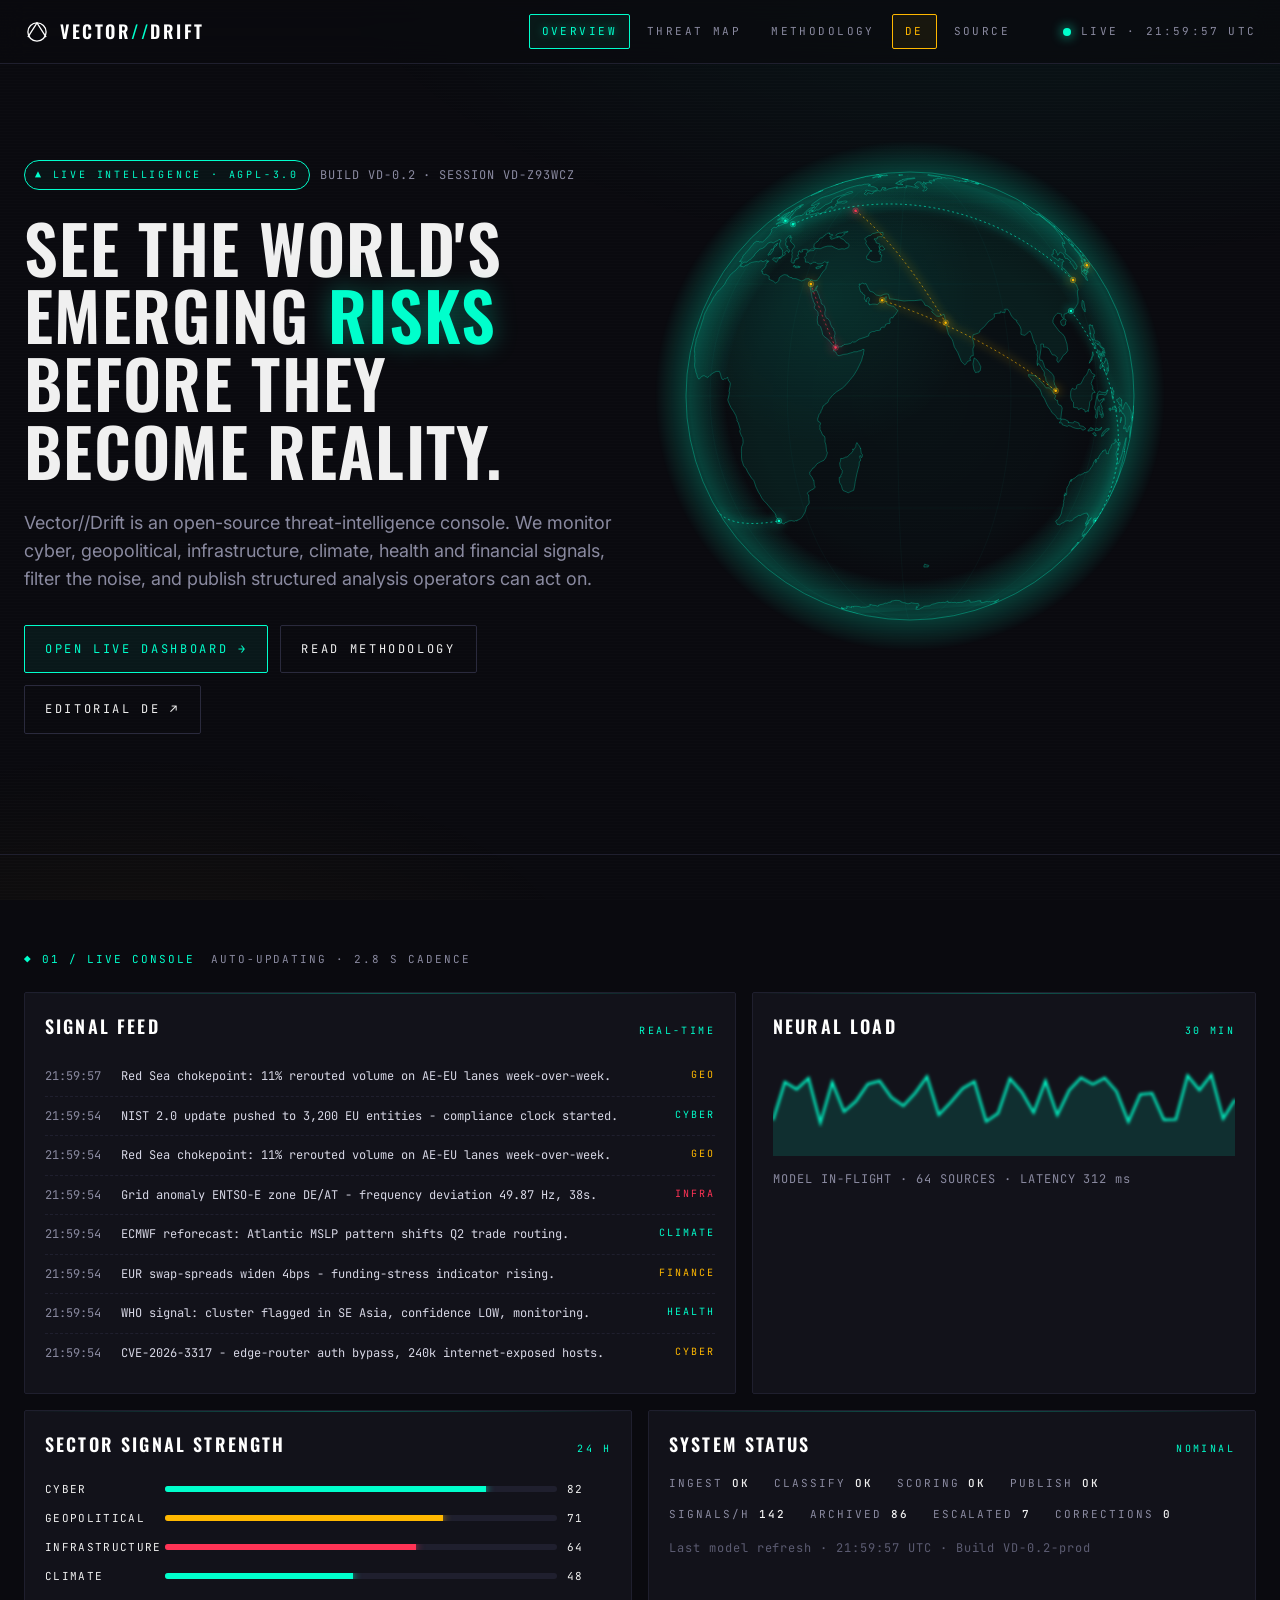
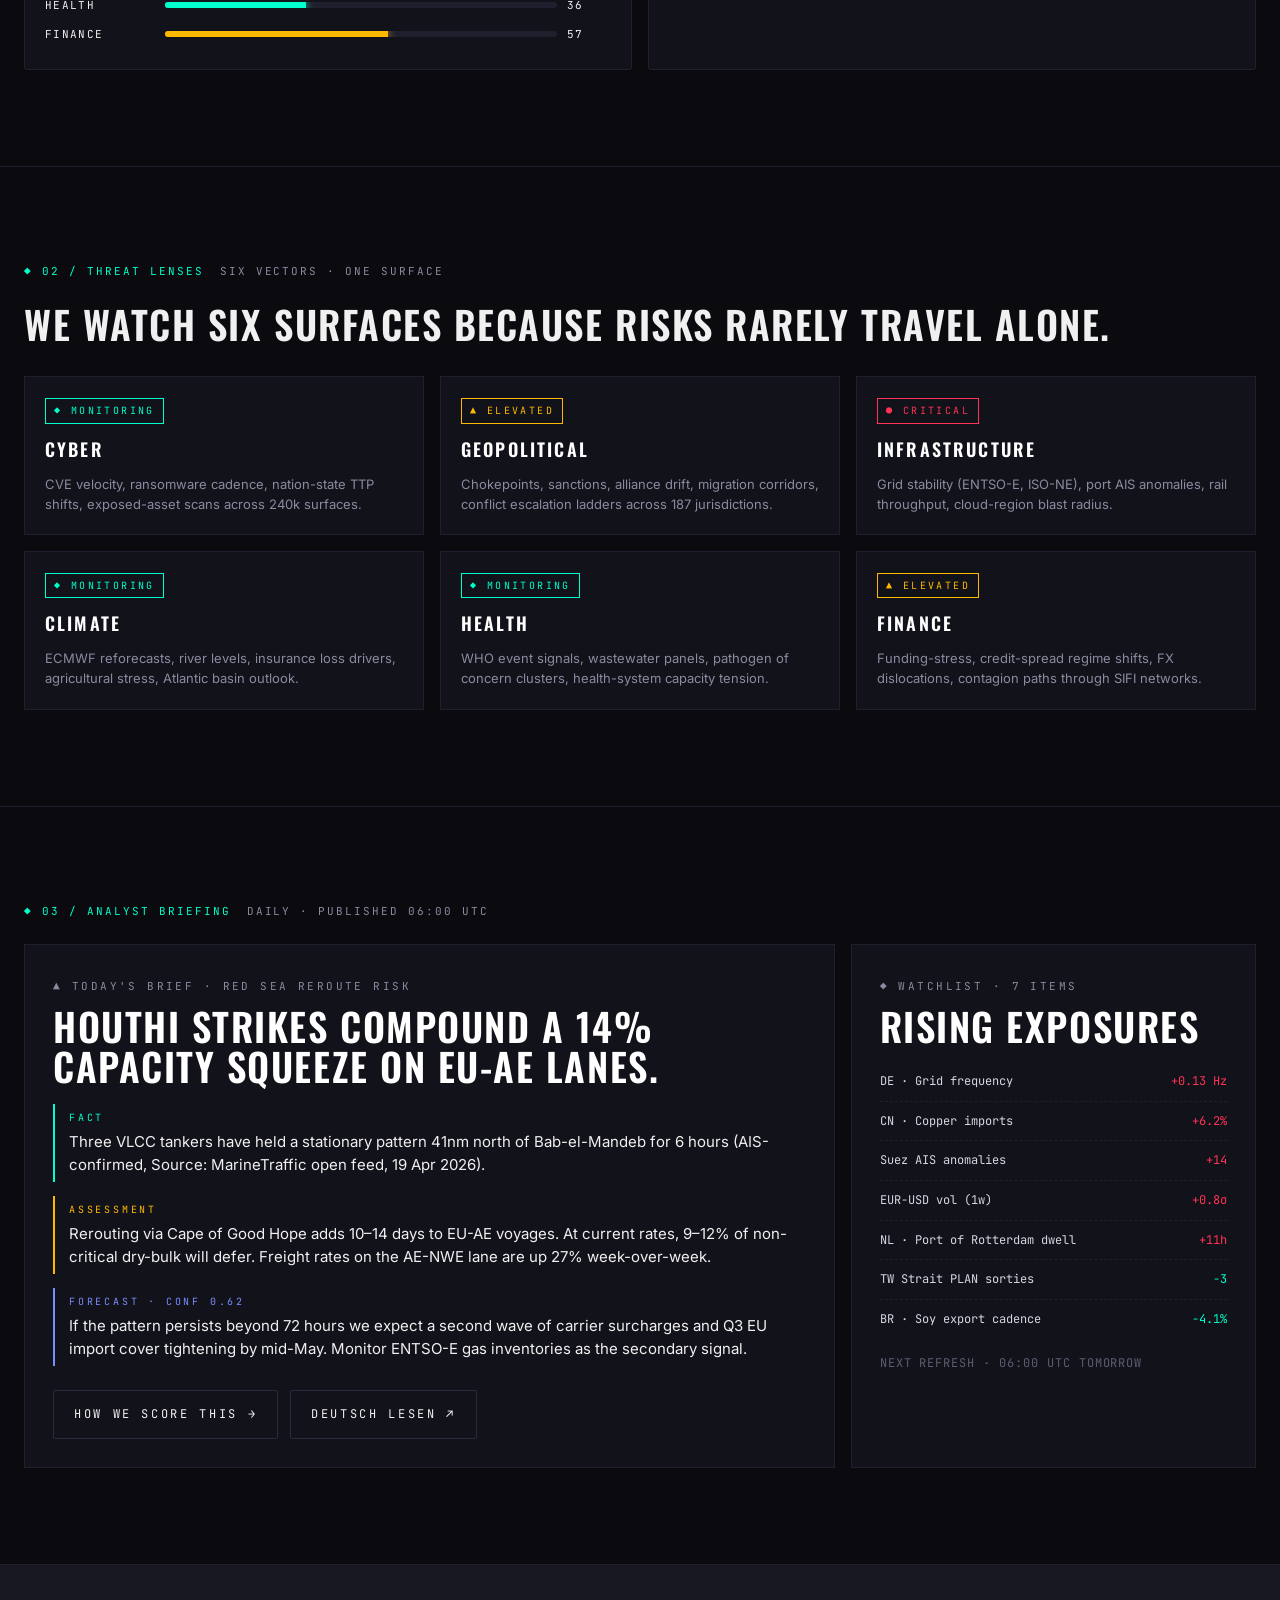
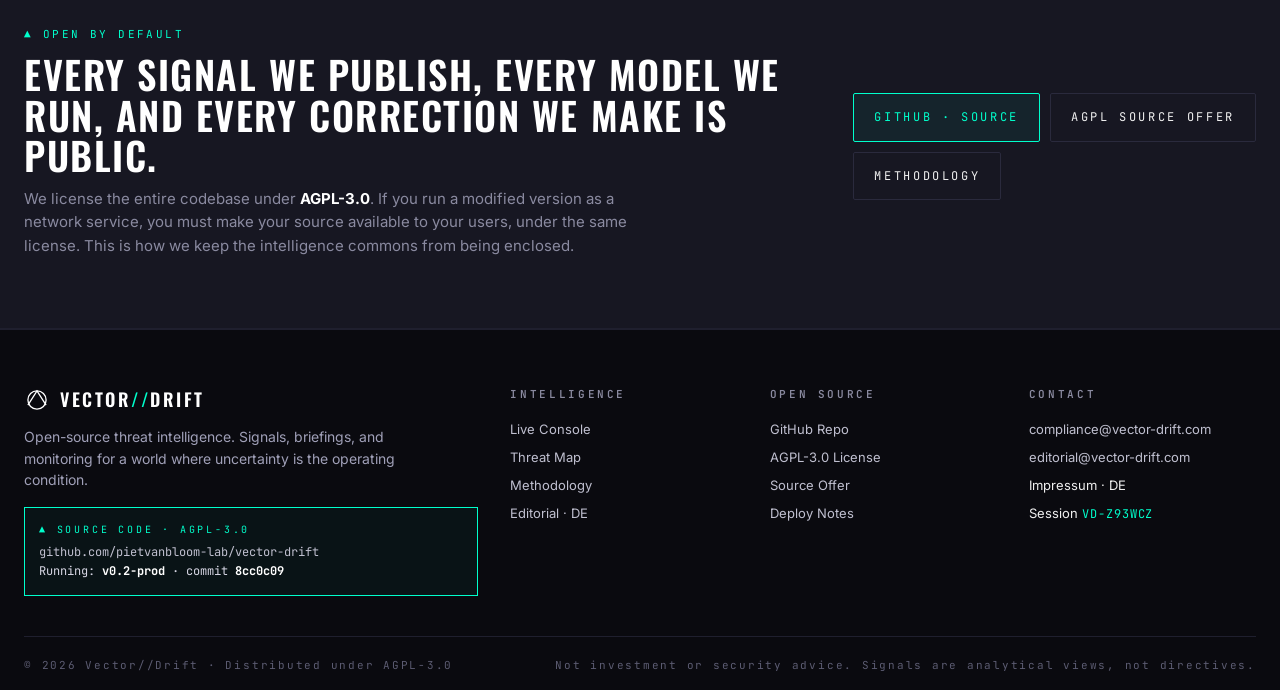
<file: index.html>
<!doctype html>
<html lang="en">
<head>
<meta charset="utf-8"/>
<meta name="viewport" content="width=device-width,initial-scale=1"/>
<title>Vector//Drift · Open-source threat intelligence</title>
<meta name="description" content="Vector//Drift monitors, analyses and reports on global threats across cyber, geopolitical, infrastructure, climate, health and financial domains. Open-source, AGPL-3.0."/>
<meta name="theme-color" content="#0A0A0F"/>
<link rel="icon" href="data:image/svg+xml;utf8,<svg xmlns='http://www.w3.org/2000/svg' viewBox='0 0 40 40'><path d='M6 28 L20 6 L34 28' stroke='%2300FFCC' stroke-width='3' fill='none'/><circle cx='20' cy='20' r='14' stroke='%2300FFCC' stroke-width='2' fill='none'/></svg>"/>
<link rel="preconnect" href="https://fonts.googleapis.com">
<link rel="preconnect" href="https://fonts.gstatic.com" crossorigin>
<link href="https://fonts.googleapis.com/css2?family=Oswald:wght@400;500;600&family=JetBrains+Mono:wght@400;500&family=Inter:wght@400;500;600&display=swap" rel="stylesheet">
<link rel="stylesheet" href="assets/css/base.css"/>
</head>
<body data-page="overview" data-depth="0">

<header id="topbar" class="topbar"></header>

<main>
  <!-- ============== HERO ============== -->
  <section class="hero hero-globe">
    <svg data-globe data-size="820" aria-hidden="true" class="vd-globe hero-bg-globe"></svg>
    <div class="container">
      <div class="hero-inner" data-reveal>
        <div class="eyebrow">
          <span class="pill">▲ Live Intelligence · AGPL-3.0</span>
          <span class="mono">BUILD VD-0.2 · SESSION <span data-sid></span></span>
        </div>
        <h1>See the world's<br/>emerging <em>risks</em><br/>before they<br/>become reality.</h1>
        <p class="lede">Vector//Drift is an open-source threat-intelligence console. We monitor cyber, geopolitical, infrastructure, climate, health and financial signals, filter the noise, and publish structured analysis operators can act on.</p>
        <div class="cta-row">
          <a class="btn btn-signal" href="./threat-map.html">Open Live Dashboard →</a>
          <a class="btn" href="./methodology.html">Read Methodology</a>
          <a class="btn" href="./editorial/de.html">Editorial DE ↗</a>
        </div>
      </div>
    </div>
  </section>

  <!-- ============== LIVE CONSOLE ============== -->
  <section class="section">
    <div class="container">
      <div class="page-meta" data-reveal>
        <span class="accent">◆ 01 / LIVE CONSOLE</span>
        <span>Auto-updating · 2.8 s cadence</span>
      </div>

      <div class="bento">
        <!-- feed -->
        <div class="card span-7" data-reveal>
          <div class="head">
            <h3>Signal Feed</h3>
            <span class="tag">Real-time</span>
          </div>
          <div class="feed" id="feed"></div>
        </div>

        <!-- neural load -->
        <div class="card span-5" data-reveal>
          <div class="head">
            <h3>Neural Load</h3>
            <span class="tag">30 min</span>
          </div>
          <svg data-spark aria-hidden="true"></svg>
          <p class="mono" style="margin:8px 0 0">MODEL IN-FLIGHT · 64 SOURCES · LATENCY 312 ms</p>
        </div>

        <!-- sector strength -->
        <div class="card span-6" data-reveal>
          <div class="head">
            <h3>Sector Signal Strength</h3>
            <span class="tag">24 h</span>
          </div>
          <div class="bar-row"><span>Cyber</span><span class="bar"><span style="width:82%"></span></span><span>82</span></div>
          <div class="bar-row"><span>Geopolitical</span><span class="bar amber"><span style="width:71%"></span></span><span>71</span></div>
          <div class="bar-row"><span>Infrastructure</span><span class="bar red"><span style="width:64%"></span></span><span>64</span></div>
          <div class="bar-row"><span>Climate</span><span class="bar"><span style="width:48%"></span></span><span>48</span></div>
          <div class="bar-row"><span>Health</span><span class="bar"><span style="width:36%"></span></span><span>36</span></div>
          <div class="bar-row"><span>Finance</span><span class="bar amber"><span style="width:57%"></span></span><span>57</span></div>
        </div>

        <!-- system strip -->
        <div class="card span-6" data-reveal>
          <div class="head">
            <h3>System Status</h3>
            <span class="tag">Nominal</span>
          </div>
          <div class="sys">
            <span>INGEST <b>OK</b></span>
            <span>CLASSIFY <b>OK</b></span>
            <span>SCORING <b>OK</b></span>
            <span>PUBLISH <b>OK</b></span>
          </div>
          <div class="sys" style="margin-top:14px">
            <span>SIGNALS/H <b>142</b></span>
            <span>ARCHIVED <b>86</b></span>
            <span>ESCALATED <b>7</b></span>
            <span>CORRECTIONS <b>0</b></span>
          </div>
          <p class="mono" style="margin-top:16px;color:var(--muted-2)">
            Last model refresh · <span data-utc></span> · Build VD-0.2-prod
          </p>
        </div>
      </div>
    </div>
  </section>

  <!-- ============== THREAT LENSES ============== -->
  <section class="section">
    <div class="container">
      <div class="page-meta" data-reveal>
        <span class="accent">◆ 02 / THREAT LENSES</span>
        <span>Six vectors · one surface</span>
      </div>
      <h2 style="margin-bottom:32px" data-reveal>We watch six surfaces because risks rarely travel alone.</h2>
      <div class="lenses">
        <div class="lens" data-reveal>
          <div class="state mon">◆ Monitoring</div>
          <h3>Cyber</h3>
          <p>CVE velocity, ransomware cadence, nation-state TTP shifts, exposed-asset scans across 240k surfaces.</p>
        </div>
        <div class="lens" data-reveal>
          <div class="state elev">▲ Elevated</div>
          <h3>Geopolitical</h3>
          <p>Chokepoints, sanctions, alliance drift, migration corridors, conflict escalation ladders across 187 jurisdictions.</p>
        </div>
        <div class="lens" data-reveal>
          <div class="state crit">● Critical</div>
          <h3>Infrastructure</h3>
          <p>Grid stability (ENTSO-E, ISO-NE), port AIS anomalies, rail throughput, cloud-region blast radius.</p>
        </div>
        <div class="lens" data-reveal>
          <div class="state mon">◆ Monitoring</div>
          <h3>Climate</h3>
          <p>ECMWF reforecasts, river levels, insurance loss drivers, agricultural stress, Atlantic basin outlook.</p>
        </div>
        <div class="lens" data-reveal>
          <div class="state mon">◆ Monitoring</div>
          <h3>Health</h3>
          <p>WHO event signals, wastewater panels, pathogen of concern clusters, health-system capacity tension.</p>
        </div>
        <div class="lens" data-reveal>
          <div class="state elev">▲ Elevated</div>
          <h3>Finance</h3>
          <p>Funding-stress, credit-spread regime shifts, FX dislocations, contagion paths through SIFI networks.</p>
        </div>
      </div>
    </div>
  </section>

  <!-- ============== ANALYST BRIEFING ============== -->
  <section class="section">
    <div class="container">
      <div class="page-meta" data-reveal>
        <span class="accent">◆ 03 / ANALYST BRIEFING</span>
        <span>Daily · published 06:00 UTC</span>
      </div>
      <div class="brief">
        <div class="brief-card" data-reveal>
          <span class="mono-label">▲ Today's Brief · Red Sea Reroute Risk</span>
          <h2 style="margin-top:10px">Houthi strikes compound a 14% capacity squeeze on EU-AE lanes.</h2>
          <div class="triple">
            <div class="f">
              <div class="label">FACT</div>
              <div>Three VLCC tankers have held a stationary pattern 41nm north of Bab-el-Mandeb for 6 hours (AIS-confirmed, Source: MarineTraffic open feed, 19 Apr 2026).</div>
            </div>
            <div class="a">
              <div class="label">ASSESSMENT</div>
              <div>Rerouting via Cape of Good Hope adds 10–14 days to EU-AE voyages. At current rates, 9–12% of non-critical dry-bulk will defer. Freight rates on the AE-NWE lane are up 27% week-over-week.</div>
            </div>
            <div class="fc">
              <div class="label">FORECAST · CONF 0.62</div>
              <div>If the pattern persists beyond 72 hours we expect a second wave of carrier surcharges and Q3 EU import cover tightening by mid-May. Monitor ENTSO-E gas inventories as the secondary signal.</div>
            </div>
          </div>
          <div class="cta-row" style="margin-top:24px">
            <a class="btn" href="./methodology.html">How we score this →</a>
            <a class="btn" href="./editorial/de.html">Deutsch lesen ↗</a>
          </div>
        </div>

        <div class="brief-card watchlist" data-reveal>
          <span class="mono-label">◆ Watchlist · 7 Items</span>
          <h2 style="margin-top:10px">Rising exposures</h2>
          <ul>
            <li><span>DE · Grid frequency</span><span class="chg up">+0.13 Hz</span></li>
            <li><span>CN · Copper imports</span><span class="chg up">+6.2%</span></li>
            <li><span>Suez AIS anomalies</span><span class="chg up">+14</span></li>
            <li><span>EUR-USD vol (1w)</span><span class="chg up">+0.8σ</span></li>
            <li><span>NL · Port of Rotterdam dwell</span><span class="chg up">+11h</span></li>
            <li><span>TW Strait PLAN sorties</span><span class="chg down">−3</span></li>
            <li><span>BR · Soy export cadence</span><span class="chg down">−4.1%</span></li>
          </ul>
          <p class="mono" style="margin-top:16px;color:var(--muted-2)">NEXT REFRESH · 06:00 UTC TOMORROW</p>
        </div>
      </div>
    </div>
  </section>

  <!-- ============== OPEN SOURCE BAND ============== -->
  <section class="oss">
    <div class="container oss-grid">
      <div data-reveal>
        <span class="mono-label" style="color:var(--signal)">▲ Open by default</span>
        <h2 style="margin-top:10px">Every signal we publish, every model we run, and every correction we make is public.</h2>
        <p style="color:var(--muted);max-width:68ch;margin-top:12px">We license the entire codebase under <b style="color:#fff">AGPL-3.0</b>. If you run a modified version as a network service, you must make your source available to your users, under the same license. This is how we keep the intelligence commons from being enclosed.</p>
      </div>
      <div class="ctas" data-reveal>
        <a class="btn btn-signal" href="https://github.com/pietvanbloom-lab/vector-drift" target="_blank" rel="noopener">GitHub · Source</a>
        <a class="btn" href="./source.html">AGPL Source Offer</a>
        <a class="btn" href="./methodology.html">Methodology</a>
      </div>
    </div>
  </section>
</main>

<footer id="footer"></footer>

<script src="assets/js/chrome.js"></script>
<script src="assets/js/app.js"></script>
<script src="assets/js/globe.js"></script>
</body>
</html>
</file>
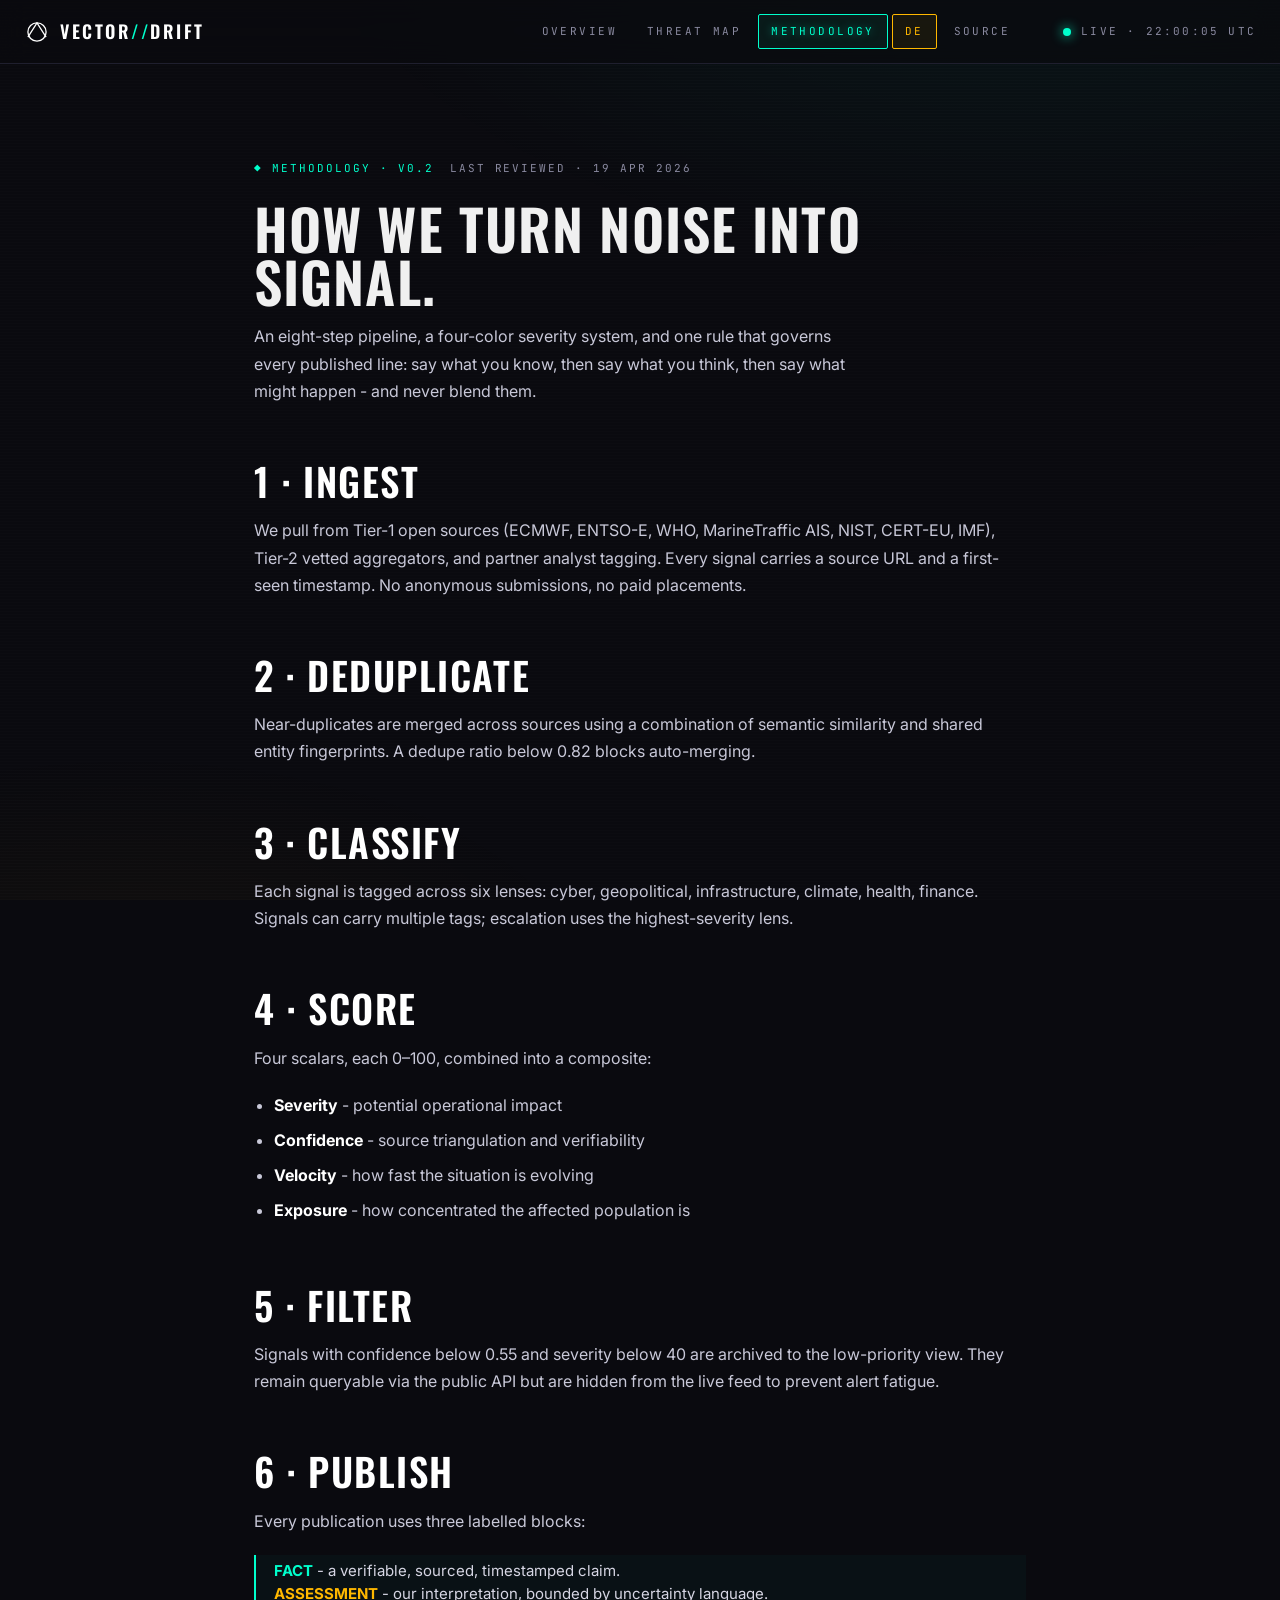
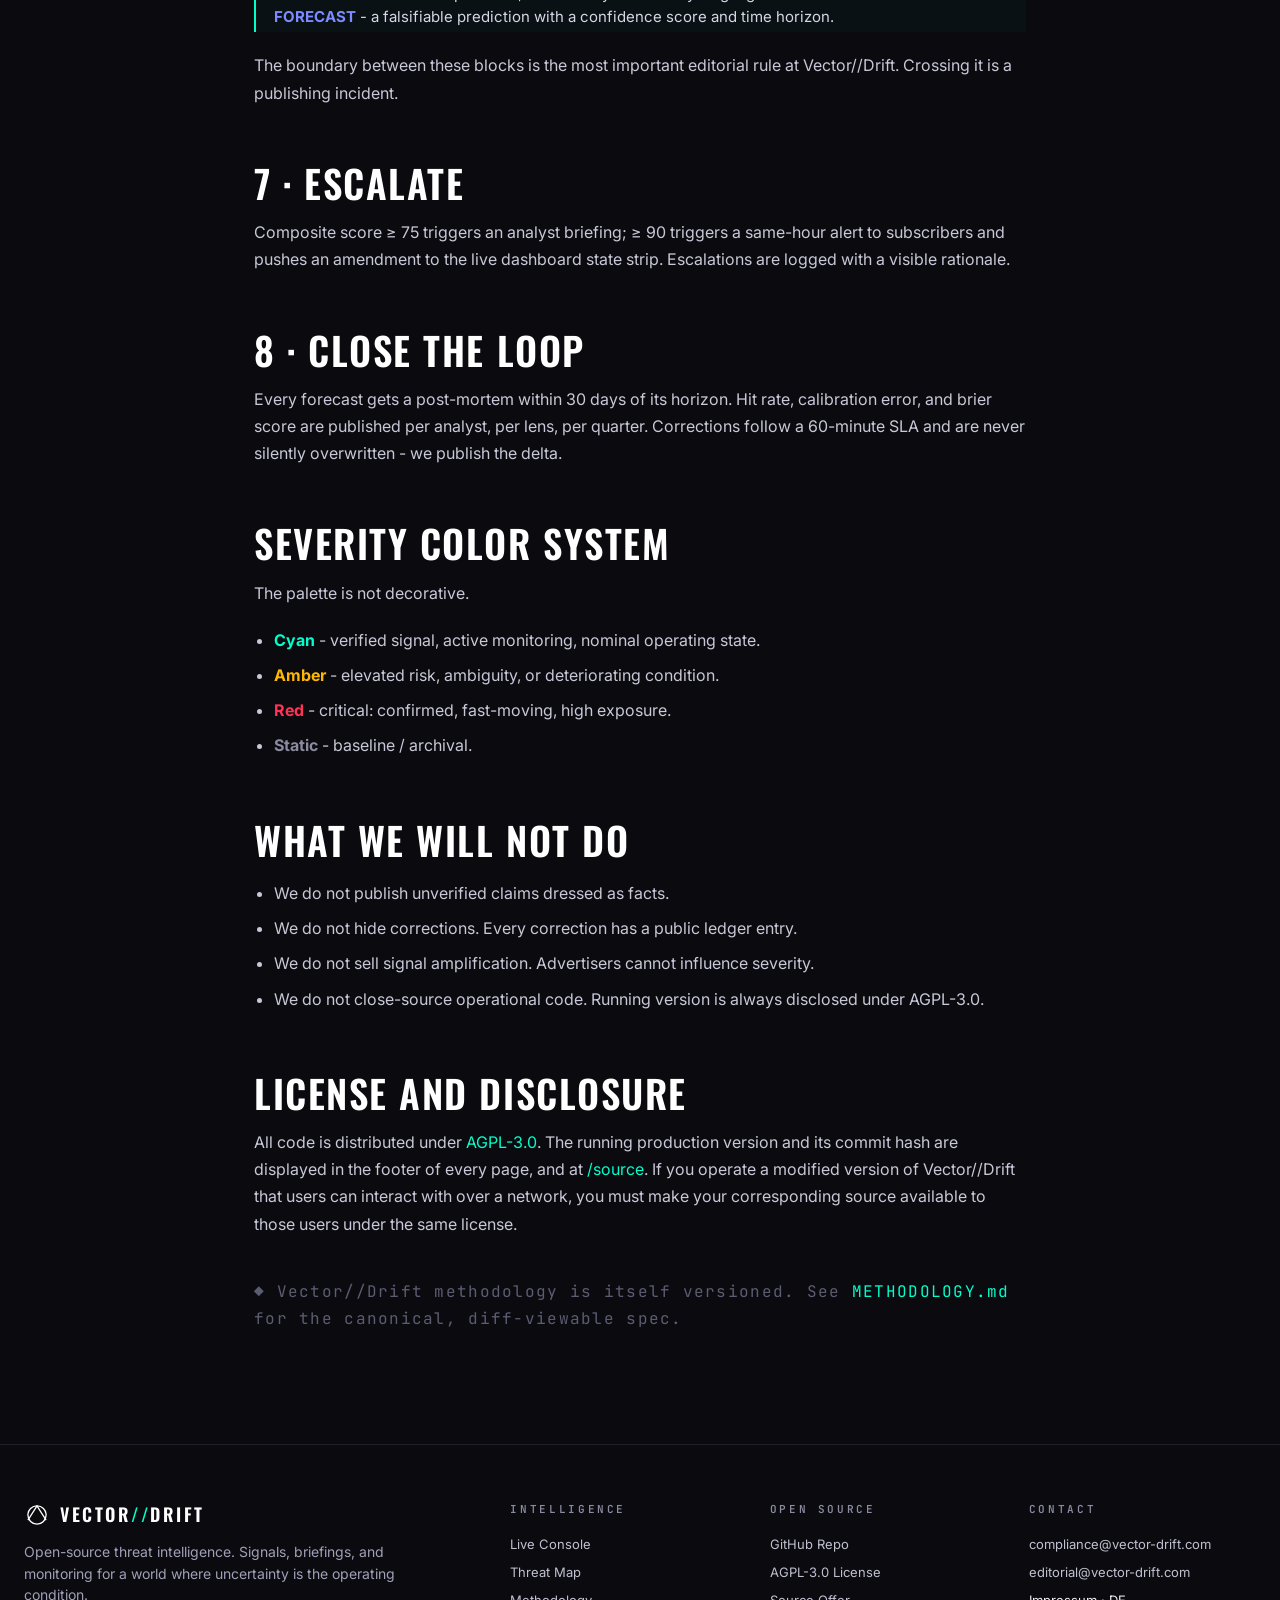
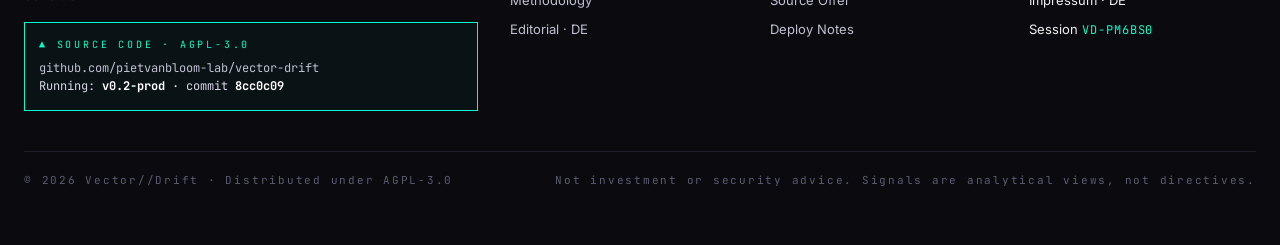
<file: methodology.html>
<!doctype html>
<html lang="en">
<head>
<meta charset="utf-8"/>
<meta name="viewport" content="width=device-width,initial-scale=1"/>
<title>Methodology · Vector//Drift</title>
<meta name="description" content="How Vector//Drift ingests, classifies, scores, filters and publishes threat signals. FACT / ASSESSMENT / FORECAST discipline."/>
<link rel="icon" href="data:image/svg+xml;utf8,<svg xmlns='http://www.w3.org/2000/svg' viewBox='0 0 40 40'><path d='M6 28 L20 6 L34 28' stroke='%2300FFCC' stroke-width='3' fill='none'/><circle cx='20' cy='20' r='14' stroke='%2300FFCC' stroke-width='2' fill='none'/></svg>"/>
<link href="https://fonts.googleapis.com/css2?family=Oswald:wght@400;500;600&family=JetBrains+Mono:wght@400;500&family=Inter:wght@400;500;600&display=swap" rel="stylesheet">
<link rel="stylesheet" href="assets/css/base.css"/>
</head>
<body data-page="methodology" data-depth="0">

<header id="topbar" class="topbar"></header>

<main>
  <section class="section">
    <div class="container prose">
      <div class="page-meta">
        <span class="accent">◆ METHODOLOGY · v0.2</span>
        <span>Last reviewed · 19 Apr 2026</span>
      </div>
      <h1>How we turn noise into signal.</h1>
      <p class="lede" style="margin-top:16px">An eight-step pipeline, a four-color severity system, and one rule that governs every published line: say what you know, then say what you think, then say what might happen - and never blend them.</p>

      <h2>1 · Ingest</h2>
      <p>We pull from Tier-1 open sources (ECMWF, ENTSO-E, WHO, MarineTraffic AIS, NIST, CERT-EU, IMF), Tier-2 vetted aggregators, and partner analyst tagging. Every signal carries a source URL and a first-seen timestamp. No anonymous submissions, no paid placements.</p>

      <h2>2 · Deduplicate</h2>
      <p>Near-duplicates are merged across sources using a combination of semantic similarity and shared entity fingerprints. A dedupe ratio below 0.82 blocks auto-merging.</p>

      <h2>3 · Classify</h2>
      <p>Each signal is tagged across six lenses: cyber, geopolitical, infrastructure, climate, health, finance. Signals can carry multiple tags; escalation uses the highest-severity lens.</p>

      <h2>4 · Score</h2>
      <p>Four scalars, each 0–100, combined into a composite:</p>
      <ul>
        <li><b style="color:#fff">Severity</b> - potential operational impact</li>
        <li><b style="color:#fff">Confidence</b> - source triangulation and verifiability</li>
        <li><b style="color:#fff">Velocity</b> - how fast the situation is evolving</li>
        <li><b style="color:#fff">Exposure</b> - how concentrated the affected population is</li>
      </ul>

      <h2>5 · Filter</h2>
      <p>Signals with confidence below 0.55 and severity below 40 are archived to the low-priority view. They remain queryable via the public API but are hidden from the live feed to prevent alert fatigue.</p>

      <h2>6 · Publish</h2>
      <p>Every publication uses three labelled blocks:</p>
      <blockquote>
        <b style="color:var(--signal)">FACT</b> - a verifiable, sourced, timestamped claim.<br/>
        <b style="color:var(--noise)">ASSESSMENT</b> - our interpretation, bounded by uncertainty language.<br/>
        <b style="color:#7a8cff">FORECAST</b> - a falsifiable prediction with a confidence score and time horizon.
      </blockquote>
      <p>The boundary between these blocks is the most important editorial rule at Vector//Drift. Crossing it is a publishing incident.</p>

      <h2>7 · Escalate</h2>
      <p>Composite score ≥ 75 triggers an analyst briefing; ≥ 90 triggers a same-hour alert to subscribers and pushes an amendment to the live dashboard state strip. Escalations are logged with a visible rationale.</p>

      <h2>8 · Close the loop</h2>
      <p>Every forecast gets a post-mortem within 30 days of its horizon. Hit rate, calibration error, and brier score are published per analyst, per lens, per quarter. Corrections follow a 60-minute SLA and are never silently overwritten - we publish the delta.</p>

      <h2>Severity color system</h2>
      <p>The palette is not decorative.</p>
      <ul>
        <li><b style="color:var(--signal)">Cyan</b> - verified signal, active monitoring, nominal operating state.</li>
        <li><b style="color:var(--noise)">Amber</b> - elevated risk, ambiguity, or deteriorating condition.</li>
        <li><b style="color:var(--red)">Red</b> - critical: confirmed, fast-moving, high exposure.</li>
        <li><b style="color:var(--muted)">Static</b> - baseline / archival.</li>
      </ul>

      <h2>What we will not do</h2>
      <ul>
        <li>We do not publish unverified claims dressed as facts.</li>
        <li>We do not hide corrections. Every correction has a public ledger entry.</li>
        <li>We do not sell signal amplification. Advertisers cannot influence severity.</li>
        <li>We do not close-source operational code. Running version is always disclosed under AGPL-3.0.</li>
      </ul>

      <h2>License and disclosure</h2>
      <p>All code is distributed under <a href="https://www.gnu.org/licenses/agpl-3.0.html" target="_blank" rel="noopener">AGPL-3.0</a>. The running production version and its commit hash are displayed in the footer of every page, and at <a href="./source.html">/source</a>. If you operate a modified version of Vector//Drift that users can interact with over a network, you must make your corresponding source available to those users under the same license.</p>

      <p class="mono" style="margin-top:40px;color:var(--muted-2)">◆ Vector//Drift methodology is itself versioned. See <a href="https://github.com/pietvanbloom-lab/vector-drift/blob/main/METHODOLOGY.md">METHODOLOGY.md</a> for the canonical, diff-viewable spec.</p>
    </div>
  </section>
</main>

<footer id="footer"></footer>
<script src="assets/js/chrome.js"></script>
<script src="assets/js/app.js"></script>
</body>
</html>
</file>
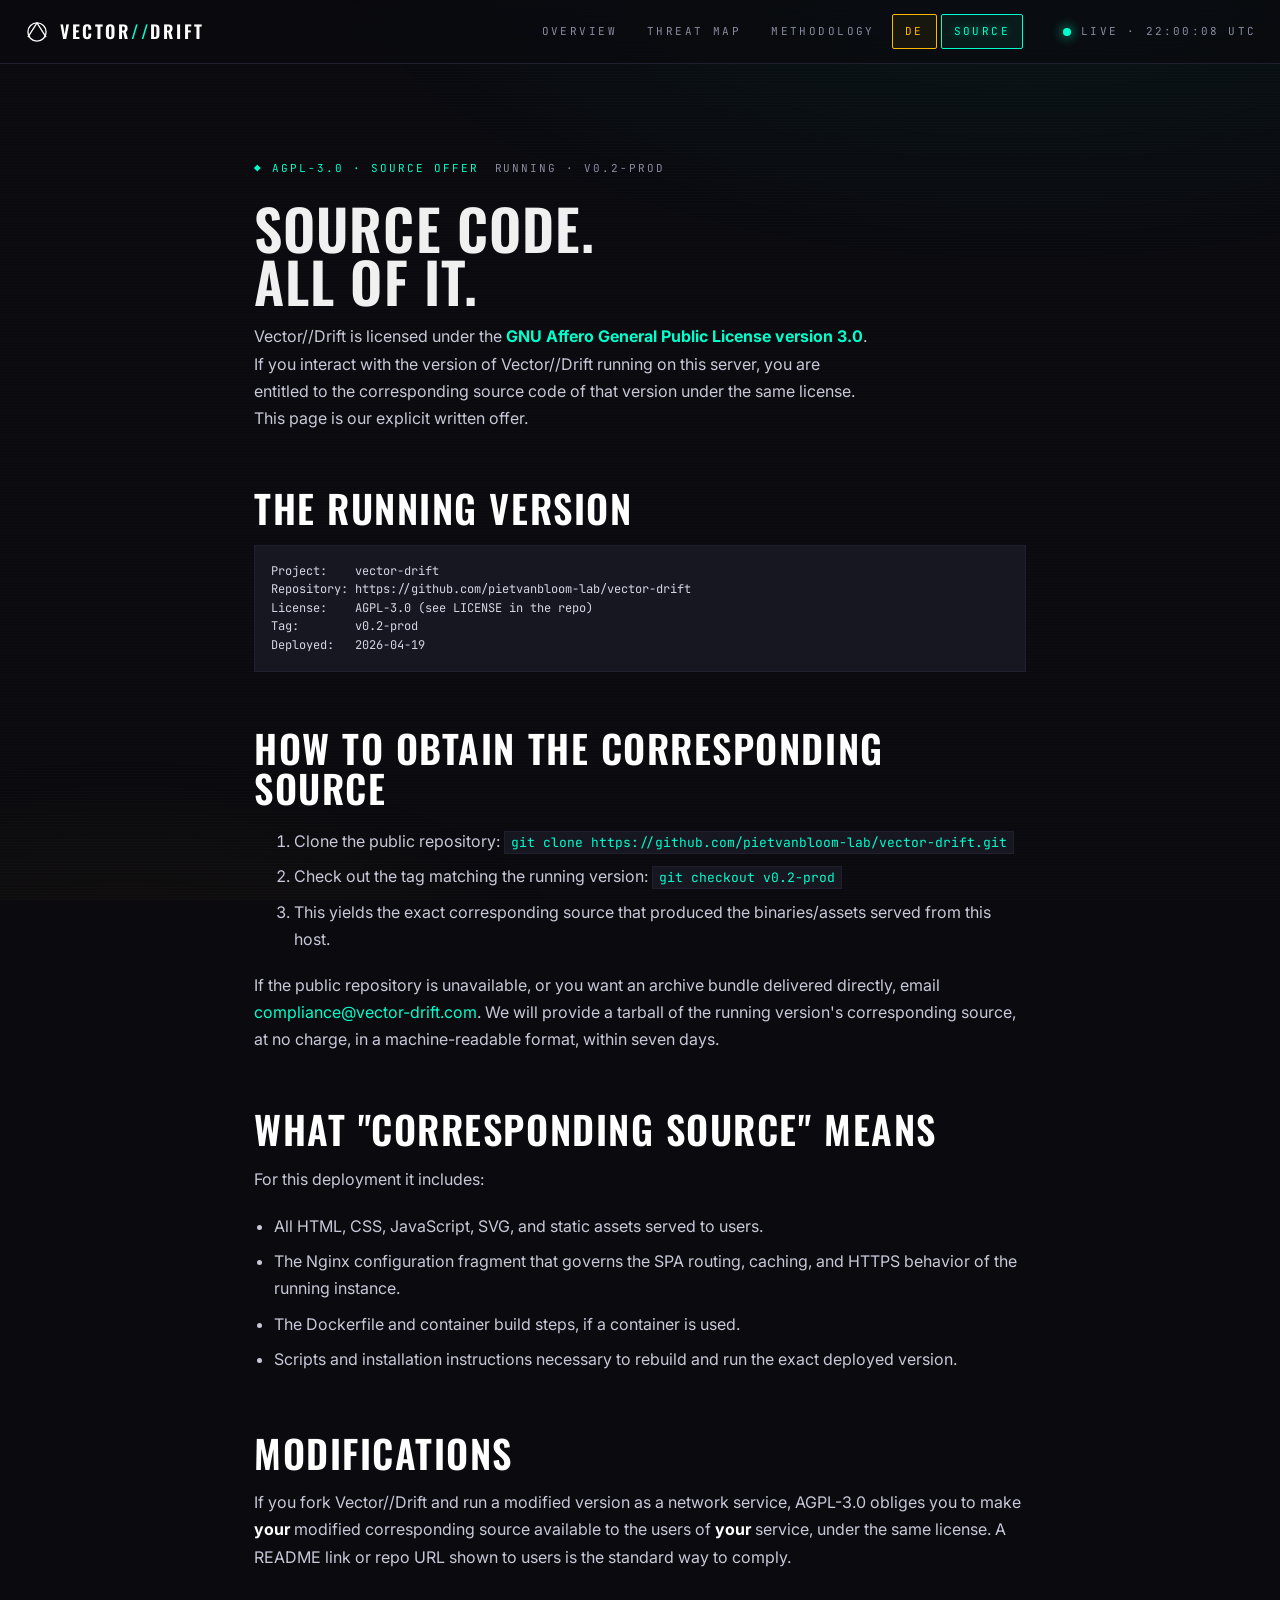
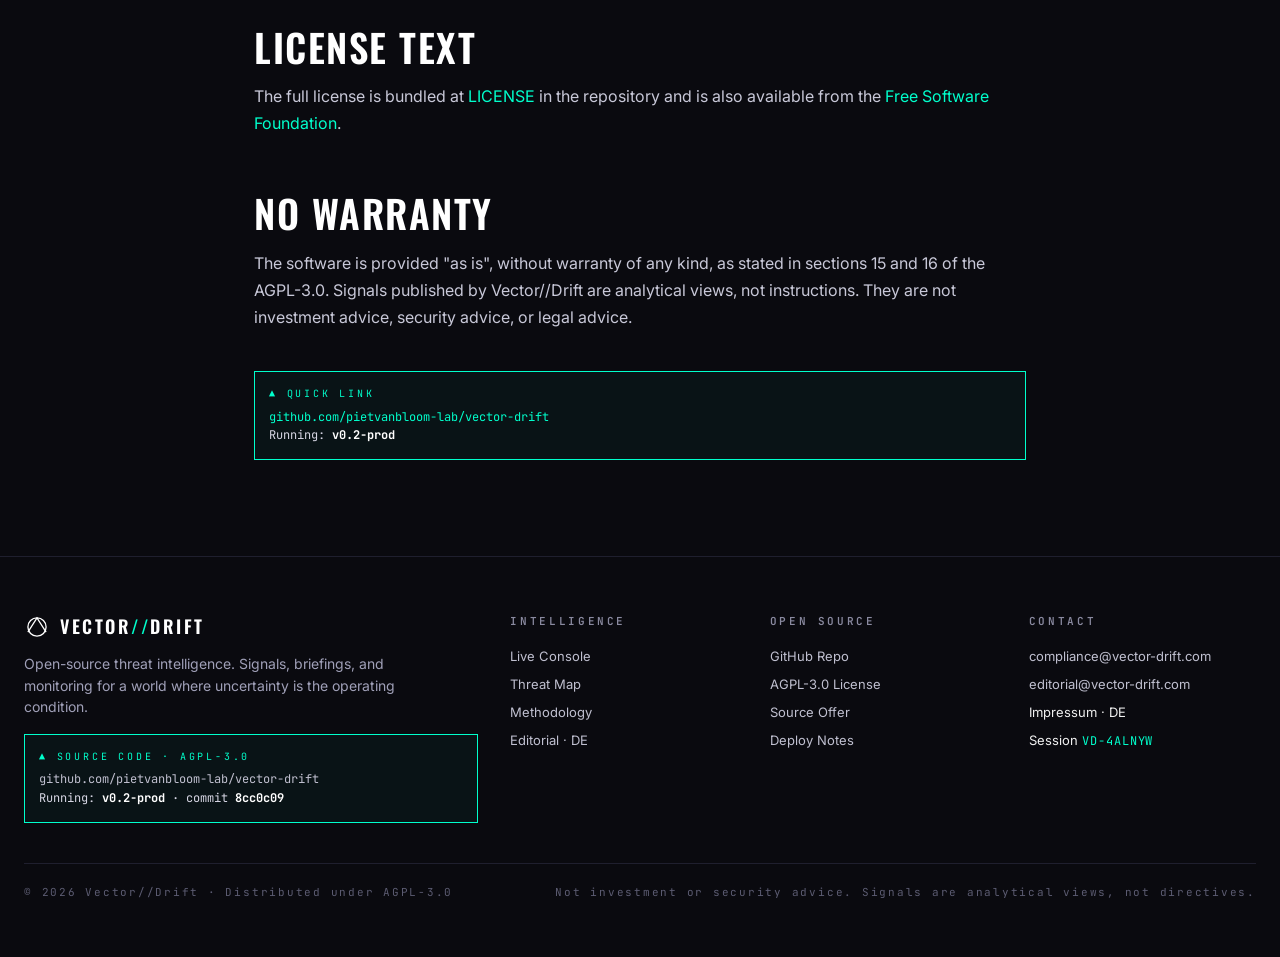
<file: source.html>
<!doctype html>
<html lang="en">
<head>
<meta charset="utf-8"/>
<meta name="viewport" content="width=device-width,initial-scale=1"/>
<title>Source Code · Vector//Drift (AGPL-3.0)</title>
<meta name="description" content="AGPL-3.0 source offer, running version, and corresponding-source access for Vector//Drift."/>
<link rel="icon" href="data:image/svg+xml;utf8,<svg xmlns='http://www.w3.org/2000/svg' viewBox='0 0 40 40'><path d='M6 28 L20 6 L34 28' stroke='%2300FFCC' stroke-width='3' fill='none'/><circle cx='20' cy='20' r='14' stroke='%2300FFCC' stroke-width='2' fill='none'/></svg>"/>
<link href="https://fonts.googleapis.com/css2?family=Oswald:wght@400;500;600&family=JetBrains+Mono:wght@400;500&family=Inter:wght@400;500;600&display=swap" rel="stylesheet">
<link rel="stylesheet" href="assets/css/base.css"/>
</head>
<body data-page="source" data-depth="0">

<header id="topbar" class="topbar"></header>

<main>
  <section class="section">
    <div class="container prose">
      <div class="page-meta">
        <span class="accent">◆ AGPL-3.0 · SOURCE OFFER</span>
        <span>Running · v0.2-prod</span>
      </div>
      <h1>Source code.<br/>All of it.</h1>
      <p class="lede" style="margin-top:16px">Vector//Drift is licensed under the <b style="color:var(--signal)">GNU Affero General Public License version 3.0</b>. If you interact with the version of Vector//Drift running on this server, you are entitled to the corresponding source code of that version under the same license. This page is our explicit written offer.</p>

      <h2>The running version</h2>
      <pre>Project:    vector-drift
Repository: https://github.com/pietvanbloom-lab/vector-drift
License:    AGPL-3.0 (see LICENSE in the repo)
Tag:        v0.2-prod
Deployed:   2026-04-19</pre>

      <h2>How to obtain the corresponding source</h2>
      <ol>
        <li>Clone the public repository: <code>git clone https://github.com/pietvanbloom-lab/vector-drift.git</code></li>
        <li>Check out the tag matching the running version: <code>git checkout v0.2-prod</code></li>
        <li>This yields the exact corresponding source that produced the binaries/assets served from this host.</li>
      </ol>
      <p>If the public repository is unavailable, or you want an archive bundle delivered directly, email <a href="mailto:compliance@vector-drift.com">compliance@vector-drift.com</a>. We will provide a tarball of the running version's corresponding source, at no charge, in a machine-readable format, within seven days.</p>

      <h2>What "corresponding source" means</h2>
      <p>For this deployment it includes:</p>
      <ul>
        <li>All HTML, CSS, JavaScript, SVG, and static assets served to users.</li>
        <li>The Nginx configuration fragment that governs the SPA routing, caching, and HTTPS behavior of the running instance.</li>
        <li>The Dockerfile and container build steps, if a container is used.</li>
        <li>Scripts and installation instructions necessary to rebuild and run the exact deployed version.</li>
      </ul>

      <h2>Modifications</h2>
      <p>If you fork Vector//Drift and run a modified version as a network service, AGPL-3.0 obliges you to make <b style="color:#fff">your</b> modified corresponding source available to the users of <b style="color:#fff">your</b> service, under the same license. A README link or repo URL shown to users is the standard way to comply.</p>

      <h2>License text</h2>
      <p>The full license is bundled at <a href="https://github.com/pietvanbloom-lab/vector-drift/blob/main/LICENSE" target="_blank" rel="noopener">LICENSE</a> in the repository and is also available from the <a href="https://www.gnu.org/licenses/agpl-3.0.html" target="_blank" rel="noopener">Free Software Foundation</a>.</p>

      <h2>No warranty</h2>
      <p>The software is provided "as is", without warranty of any kind, as stated in sections 15 and 16 of the AGPL-3.0. Signals published by Vector//Drift are analytical views, not instructions. They are not investment advice, security advice, or legal advice.</p>

      <div class="agpl-block" style="margin-top:40px">
        <div class="k">▲ Quick link</div>
        <div class="v">
          <a href="https://github.com/pietvanbloom-lab/vector-drift" target="_blank" rel="noopener">github.com/pietvanbloom-lab/vector-drift</a><br/>
          Running: <b style="color:#fff">v0.2-prod</b> 
        </div>
      </div>
    </div>
  </section>
</main>

<footer id="footer"></footer>
<script src="assets/js/chrome.js"></script>
<script src="assets/js/app.js"></script>
</body>
</html>
</file>
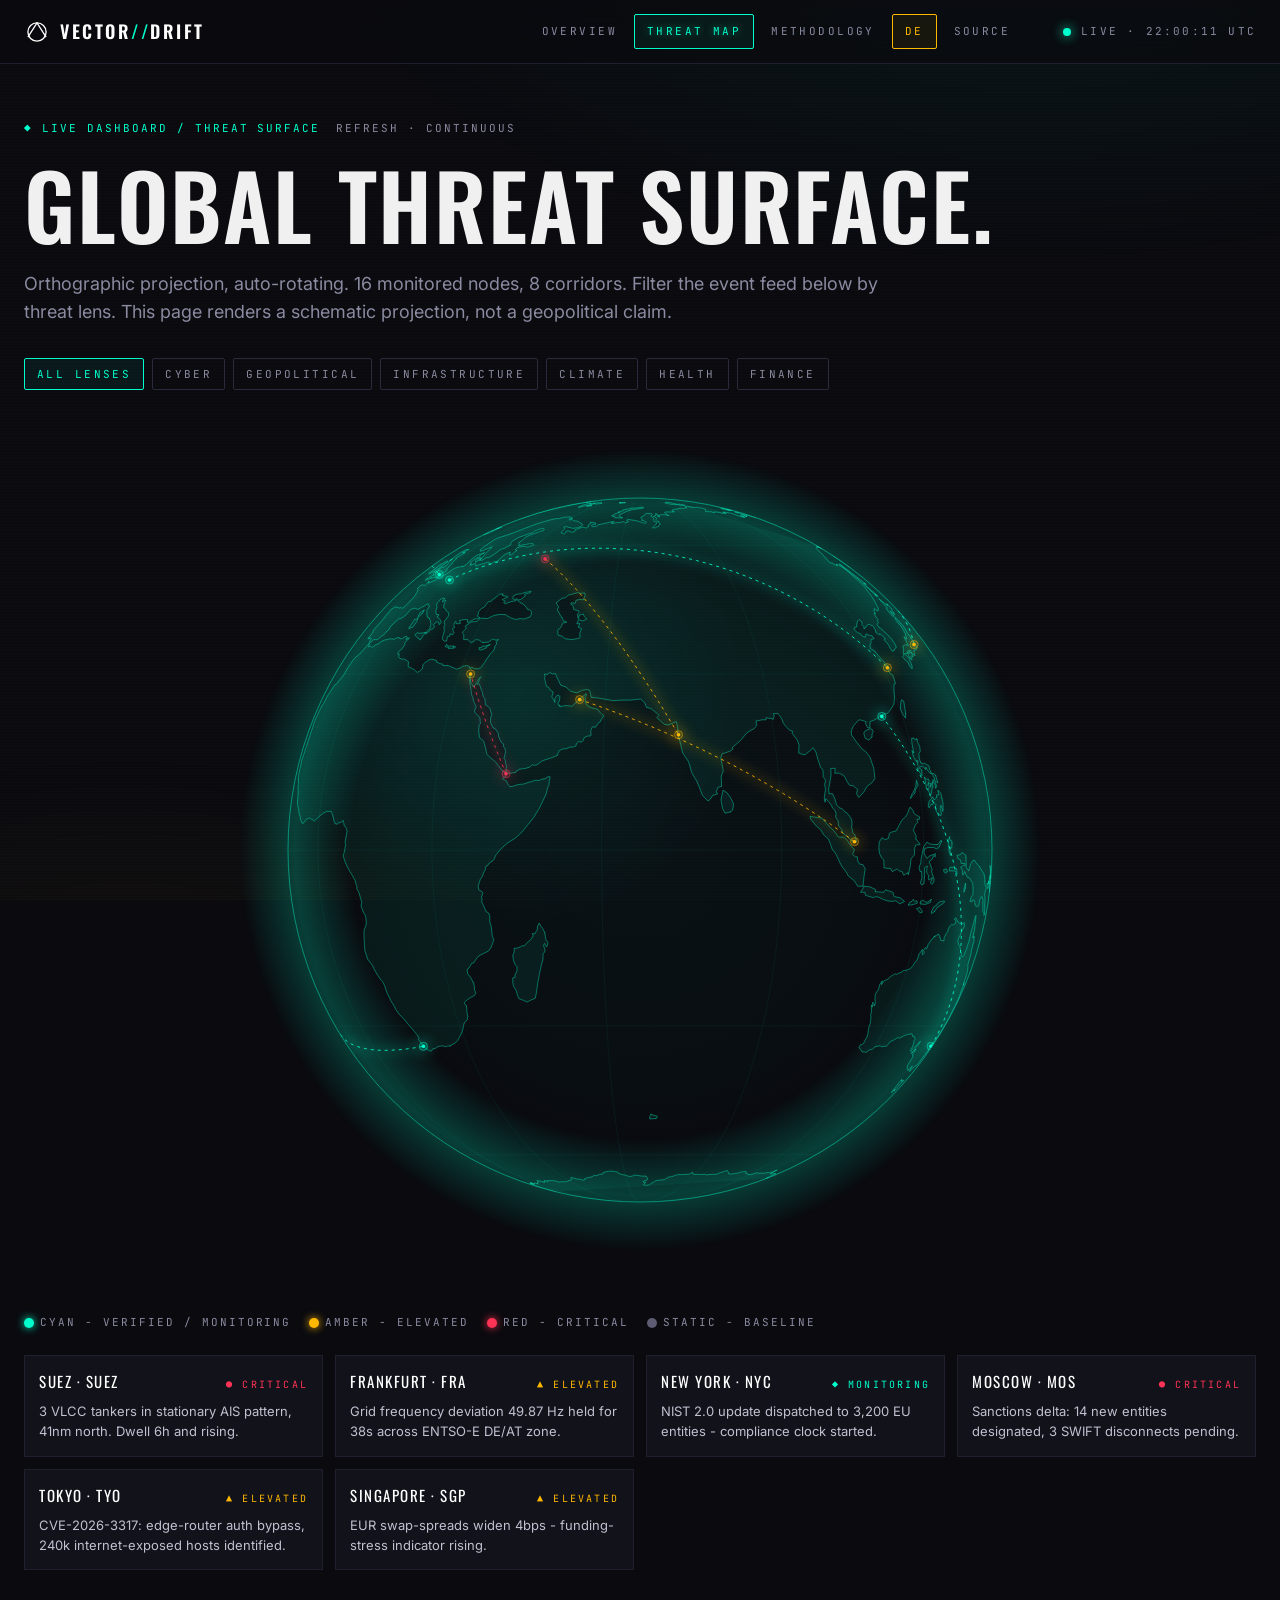
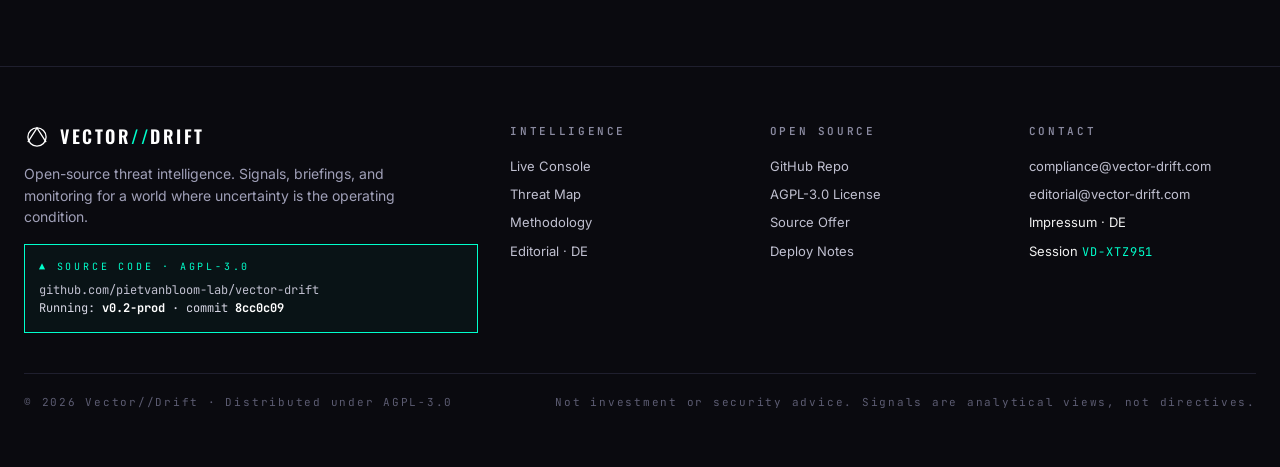
<file: threat-map.html>
<!doctype html>
<html lang="en">
<head>
<meta charset="utf-8"/>
<meta name="viewport" content="width=device-width,initial-scale=1"/>
<title>Threat Map · Vector//Drift</title>
<meta name="description" content="Interactive global threat surface with live signal overlays across six threat lenses."/>
<link rel="icon" href="data:image/svg+xml;utf8,<svg xmlns='http://www.w3.org/2000/svg' viewBox='0 0 40 40'><path d='M6 28 L20 6 L34 28' stroke='%2300FFCC' stroke-width='3' fill='none'/><circle cx='20' cy='20' r='14' stroke='%2300FFCC' stroke-width='2' fill='none'/></svg>"/>
<link href="https://fonts.googleapis.com/css2?family=Oswald:wght@400;500;600&family=JetBrains+Mono:wght@400;500&family=Inter:wght@400;500;600&display=swap" rel="stylesheet">
<link rel="stylesheet" href="assets/css/base.css"/>
<style>
  .map-legend{display:flex;gap:18px;flex-wrap:wrap;margin:24px 0;font-family:var(--f-mono);font-size:11px;letter-spacing:.18em;text-transform:uppercase;color:var(--muted)}
  .chip{display:inline-flex;align-items:center;gap:6px}
  .chip::before{content:"";width:10px;height:10px;border-radius:50%;background:var(--signal);box-shadow:0 0 8px var(--signal)}
  .chip.amber::before{background:var(--noise);box-shadow:0 0 8px var(--noise)}
  .chip.red::before{background:var(--red);box-shadow:0 0 8px var(--red)}
  .chip.gray::before{background:var(--muted-2);box-shadow:none}
  .filter-row{display:flex;gap:8px;flex-wrap:wrap;margin-bottom:20px}
  .filter-row button{
    font-family:var(--f-mono);font-size:11px;letter-spacing:.22em;text-transform:uppercase;
    padding:8px 12px;border:1px solid var(--line-2);background:transparent;color:var(--muted);
    border-radius:var(--radius);cursor:pointer;transition:all .2s;
  }
  .filter-row button:hover{color:#fff;border-color:var(--line-2)}
  .filter-row button.on{color:var(--signal);border-color:var(--signal);background:rgba(0,255,204,.06)}
  .map-events{margin-top:24px;display:grid;grid-template-columns:repeat(auto-fill,minmax(280px,1fr));gap:12px}
  .event{background:var(--surface);border:1px solid var(--line);padding:14px}
  .event .head{display:flex;justify-content:space-between;align-items:baseline;margin-bottom:8px}
  .event .region{font-family:var(--f-display);letter-spacing:.1em;color:#fff;font-size:15px;text-transform:uppercase}
  .event .sev{font-family:var(--f-mono);font-size:10px;letter-spacing:.22em}
  .event p{color:#c0c0d0;font-size:13px;margin:0}
</style>
</head>
<body data-page="threat-map" data-depth="0">

<header id="topbar" class="topbar"></header>

<main>
  <section class="section" style="padding-top:56px">
    <div class="container">
      <div class="page-meta" data-reveal>
        <span class="accent">◆ LIVE DASHBOARD / THREAT SURFACE</span>
        <span>Refresh · continuous</span>
      </div>
      <h1 style="margin-bottom:16px" data-reveal>Global threat surface.</h1>
      <p class="lede" style="max-width:80ch" data-reveal>Orthographic projection, auto-rotating. 16 monitored nodes, 8 corridors. Filter the event feed below by threat lens. This page renders a schematic projection, not a geopolitical claim.</p>

      <div class="filter-row" data-reveal>
        <button class="on" data-f="all">All Lenses</button>
        <button data-f="cyber">Cyber</button>
        <button data-f="geo">Geopolitical</button>
        <button data-f="infra">Infrastructure</button>
        <button data-f="climate">Climate</button>
        <button data-f="health">Health</button>
        <button data-f="finance">Finance</button>
      </div>

      <div class="globe-stage" data-reveal>
        <svg data-globe data-size="880" aria-label="Rotating global threat surface" class="vd-globe vd-globe-hero"></svg>
      </div>

      <div class="map-legend">
        <span class="chip">Cyan - Verified / Monitoring</span>
        <span class="chip amber">Amber - Elevated</span>
        <span class="chip red">Red - Critical</span>
        <span class="chip gray">Static - Baseline</span>
      </div>

      <div class="map-events">
        <div class="event" data-lens="infra">
          <div class="head"><span class="region">Suez · SUEZ</span><span class="sev" style="color:var(--red)">● CRITICAL</span></div>
          <p>3 VLCC tankers in stationary AIS pattern, 41nm north. Dwell 6h and rising.</p>
        </div>
        <div class="event" data-lens="geo">
          <div class="head"><span class="region">Frankfurt · FRA</span><span class="sev" style="color:var(--noise)">▲ ELEVATED</span></div>
          <p>Grid frequency deviation 49.87 Hz held for 38s across ENTSO-E DE/AT zone.</p>
        </div>
        <div class="event" data-lens="cyber">
          <div class="head"><span class="region">New York · NYC</span><span class="sev" style="color:var(--signal)">◆ MONITORING</span></div>
          <p>NIST 2.0 update dispatched to 3,200 EU entities - compliance clock started.</p>
        </div>
        <div class="event" data-lens="geo">
          <div class="head"><span class="region">Moscow · MOS</span><span class="sev" style="color:var(--red)">● CRITICAL</span></div>
          <p>Sanctions delta: 14 new entities designated, 3 SWIFT disconnects pending.</p>
        </div>
        <div class="event" data-lens="cyber">
          <div class="head"><span class="region">Tokyo · TYO</span><span class="sev" style="color:var(--noise)">▲ ELEVATED</span></div>
          <p>CVE-2026-3317: edge-router auth bypass, 240k internet-exposed hosts identified.</p>
        </div>
        <div class="event" data-lens="finance">
          <div class="head"><span class="region">Singapore · SGP</span><span class="sev" style="color:var(--noise)">▲ ELEVATED</span></div>
          <p>EUR swap-spreads widen 4bps - funding-stress indicator rising.</p>
        </div>
      </div>
    </div>
  </section>
</main>

<footer id="footer"></footer>
<script src="assets/js/chrome.js"></script>
<script src="assets/js/app.js"></script>
<script src="assets/js/globe.js"></script>
<script>
  // simple filter interaction (applies to the event cards only)
  const buttons = document.querySelectorAll('.filter-row button');
  const events = document.querySelectorAll('.map-events .event');
  buttons.forEach(b => b.addEventListener('click', () => {
    buttons.forEach(x => x.classList.remove('on')); b.classList.add('on');
    const f = b.dataset.f;
    events.forEach(e => { e.style.display = (f==='all' || e.dataset.lens===f) ? '' : 'none'; });
  }));
</script>
</body>
</html>
</file>
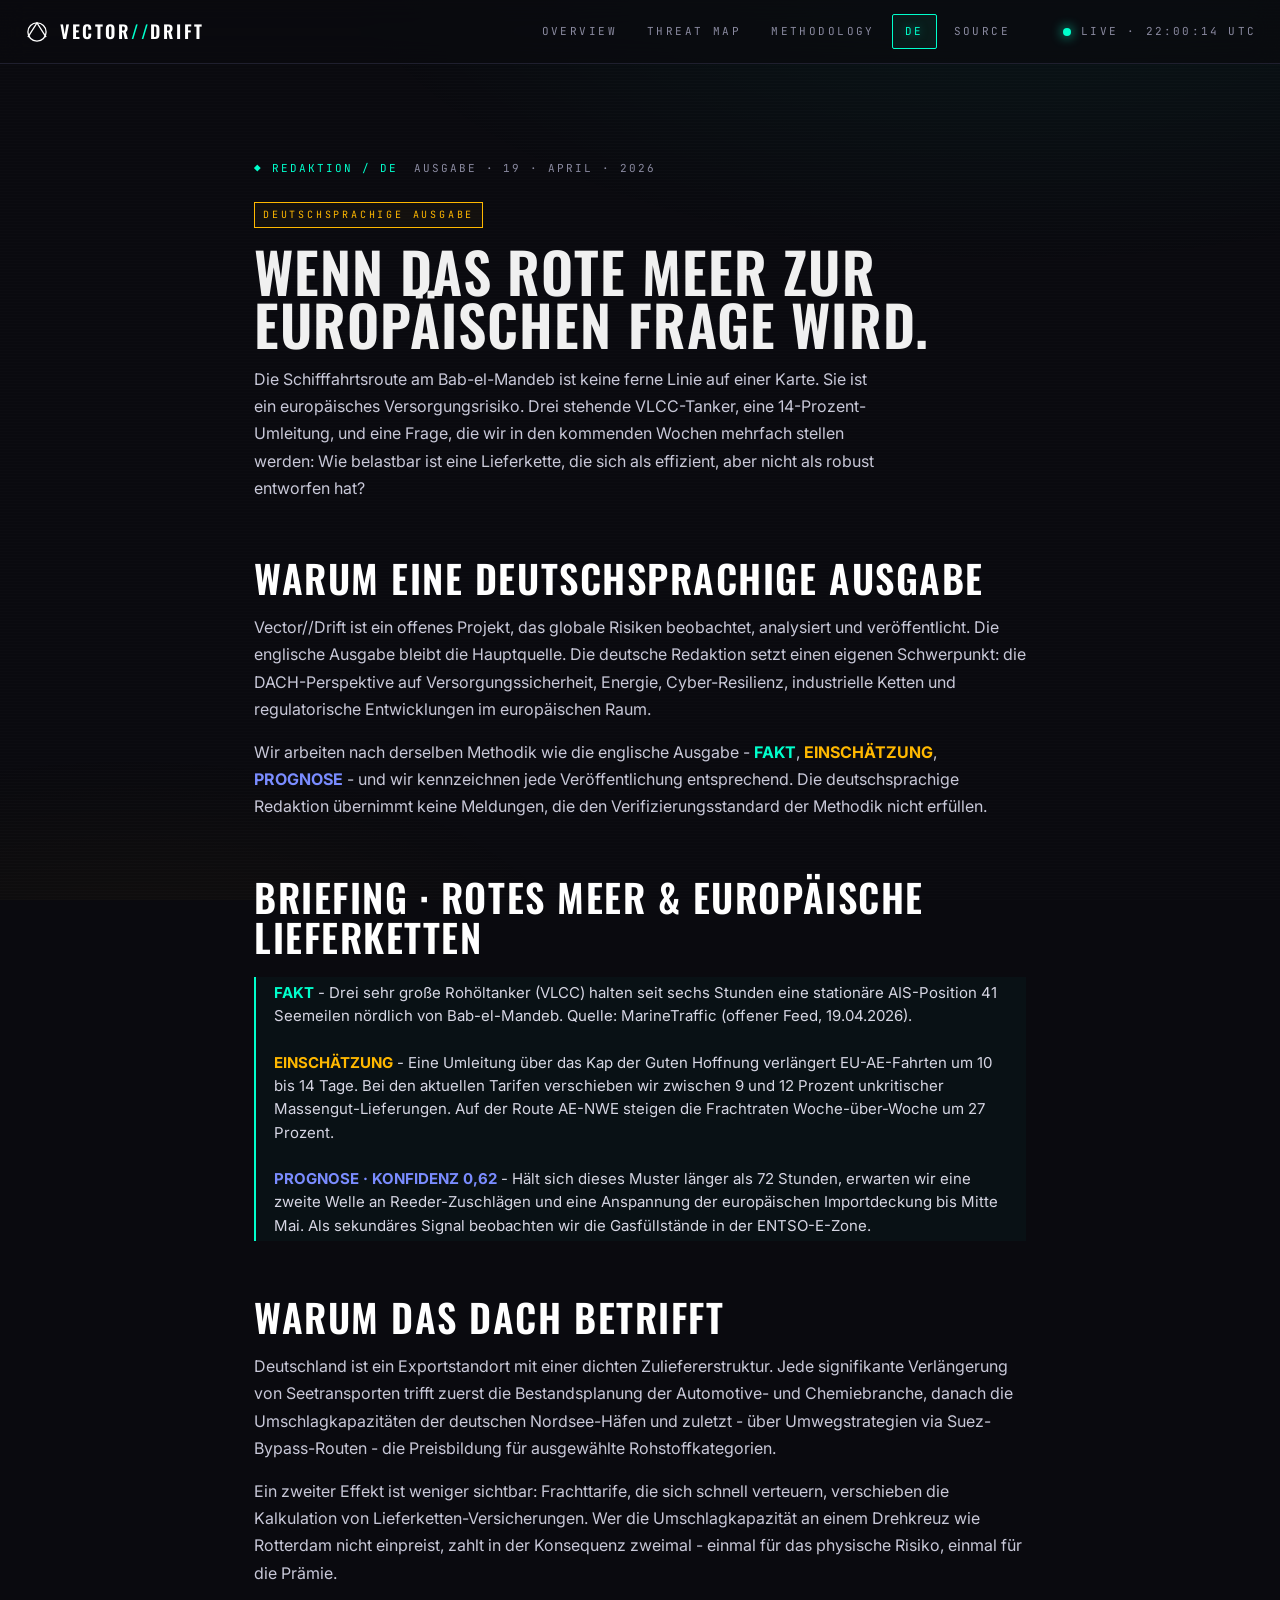
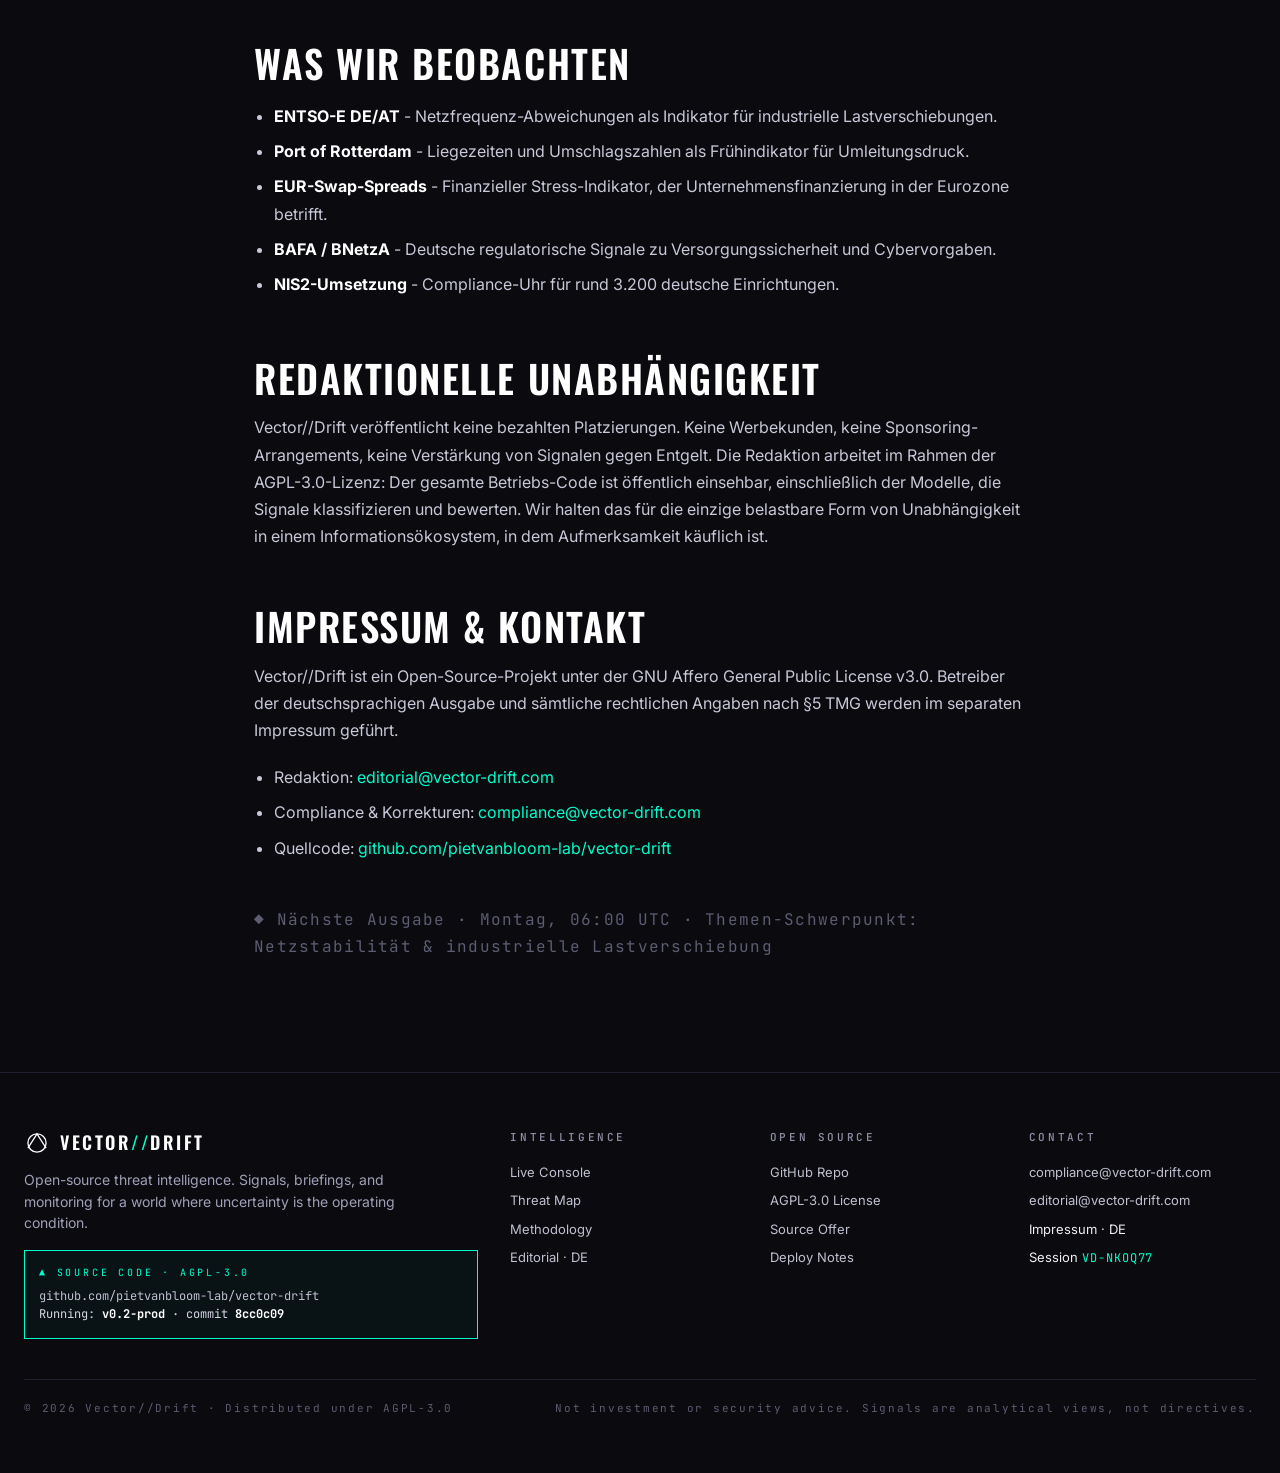
<file: editorial/de.html>
<!doctype html>
<html lang="de">
<head>
<meta charset="utf-8"/>
<meta name="viewport" content="width=device-width,initial-scale=1"/>
<title>Redaktion · Deutsch · Vector//Drift</title>
<meta name="description" content="Deutschsprachige Redaktion von Vector//Drift. Analyse globaler Risiken in den Feldern Cyber, Geopolitik, Infrastruktur, Klima, Gesundheit und Finanzen."/>
<link rel="icon" href="data:image/svg+xml;utf8,<svg xmlns='http://www.w3.org/2000/svg' viewBox='0 0 40 40'><path d='M6 28 L20 6 L34 28' stroke='%2300FFCC' stroke-width='3' fill='none'/><circle cx='20' cy='20' r='14' stroke='%2300FFCC' stroke-width='2' fill='none'/></svg>"/>
<link href="https://fonts.googleapis.com/css2?family=Oswald:wght@400;500;600&family=JetBrains+Mono:wght@400;500&family=Inter:wght@400;500;600&display=swap" rel="stylesheet">
<link rel="stylesheet" href="../assets/css/base.css"/>
</head>
<body data-page="editorial-de" data-depth="1">

<header id="topbar" class="topbar"></header>

<main>
  <section class="section">
    <div class="container prose">
      <div class="page-meta">
        <span class="accent">◆ REDAKTION / DE</span>
        <span>Ausgabe · 19 · April · 2026</span>
      </div>

      <span class="de-tag">Deutschsprachige Ausgabe</span>
      <h1 style="margin-top:16px">Wenn das Rote Meer zur europäischen Frage wird.</h1>
      <p class="lede" style="margin-top:16px">Die Schifffahrtsroute am Bab-el-Mandeb ist keine ferne Linie auf einer Karte. Sie ist ein europäisches Versorgungsrisiko. Drei stehende VLCC-Tanker, eine 14-Prozent-Umleitung, und eine Frage, die wir in den kommenden Wochen mehrfach stellen werden: Wie belastbar ist eine Lieferkette, die sich als effizient, aber nicht als robust entworfen hat?</p>

      <h2>Warum eine deutschsprachige Ausgabe</h2>
      <p>Vector//Drift ist ein offenes Projekt, das globale Risiken beobachtet, analysiert und veröffentlicht. Die englische Ausgabe bleibt die Hauptquelle. Die deutsche Redaktion setzt einen eigenen Schwerpunkt: die DACH-Perspektive auf Versorgungssicherheit, Energie, Cyber-Resilienz, industrielle Ketten und regulatorische Entwicklungen im europäischen Raum.</p>
      <p>Wir arbeiten nach derselben Methodik wie die englische Ausgabe - <b style="color:var(--signal)">FAKT</b>, <b style="color:var(--noise)">EINSCHÄTZUNG</b>, <b style="color:#7a8cff">PROGNOSE</b> - und wir kennzeichnen jede Veröffentlichung entsprechend. Die deutschsprachige Redaktion übernimmt keine Meldungen, die den Verifizierungsstandard der Methodik nicht erfüllen.</p>

      <h2>Briefing · Rotes Meer &amp; europäische Lieferketten</h2>
      <blockquote>
        <b style="color:var(--signal)">FAKT</b> - Drei sehr große Rohöltanker (VLCC) halten seit sechs Stunden eine stationäre AIS-Position 41 Seemeilen nördlich von Bab-el-Mandeb. Quelle: MarineTraffic (offener Feed, 19.04.2026).<br/><br/>
        <b style="color:var(--noise)">EINSCHÄTZUNG</b> - Eine Umleitung über das Kap der Guten Hoffnung verlängert EU-AE-Fahrten um 10 bis 14 Tage. Bei den aktuellen Tarifen verschieben wir zwischen 9 und 12 Prozent unkritischer Massengut-Lieferungen. Auf der Route AE-NWE steigen die Frachtraten Woche-über-Woche um 27 Prozent.<br/><br/>
        <b style="color:#7a8cff">PROGNOSE · KONFIDENZ 0,62</b> - Hält sich dieses Muster länger als 72 Stunden, erwarten wir eine zweite Welle an Reeder-Zuschlägen und eine Anspannung der europäischen Importdeckung bis Mitte Mai. Als sekundäres Signal beobachten wir die Gasfüllstände in der ENTSO-E-Zone.
      </blockquote>

      <h2>Warum das DACH betrifft</h2>
      <p>Deutschland ist ein Exportstandort mit einer dichten Zuliefererstruktur. Jede signifikante Verlängerung von Seetransporten trifft zuerst die Bestandsplanung der Automotive- und Chemiebranche, danach die Umschlagkapazitäten der deutschen Nordsee-Häfen und zuletzt - über Umwegstrategien via Suez-Bypass-Routen - die Preisbildung für ausgewählte Rohstoffkategorien.</p>
      <p>Ein zweiter Effekt ist weniger sichtbar: Frachttarife, die sich schnell verteuern, verschieben die Kalkulation von Lieferketten-Versicherungen. Wer die Umschlagkapazität an einem Drehkreuz wie Rotterdam nicht einpreist, zahlt in der Konsequenz zweimal - einmal für das physische Risiko, einmal für die Prämie.</p>

      <h2>Was wir beobachten</h2>
      <ul>
        <li><b style="color:#fff">ENTSO-E DE/AT</b> - Netzfrequenz-Abweichungen als Indikator für industrielle Lastverschiebungen.</li>
        <li><b style="color:#fff">Port of Rotterdam</b> - Liegezeiten und Umschlagszahlen als Frühindikator für Umleitungsdruck.</li>
        <li><b style="color:#fff">EUR-Swap-Spreads</b> - Finanzieller Stress-Indikator, der Unternehmensfinanzierung in der Eurozone betrifft.</li>
        <li><b style="color:#fff">BAFA / BNetzA</b> - Deutsche regulatorische Signale zu Versorgungssicherheit und Cybervorgaben.</li>
        <li><b style="color:#fff">NIS2-Umsetzung</b> - Compliance-Uhr für rund 3.200 deutsche Einrichtungen.</li>
      </ul>

      <h2>Redaktionelle Unabhängigkeit</h2>
      <p>Vector//Drift veröffentlicht keine bezahlten Platzierungen. Keine Werbekunden, keine Sponsoring-Arrangements, keine Verstärkung von Signalen gegen Entgelt. Die Redaktion arbeitet im Rahmen der AGPL-3.0-Lizenz: Der gesamte Betriebs-Code ist öffentlich einsehbar, einschließlich der Modelle, die Signale klassifizieren und bewerten. Wir halten das für die einzige belastbare Form von Unabhängigkeit in einem Informationsökosystem, in dem Aufmerksamkeit käuflich ist.</p>

      <h2>Impressum &amp; Kontakt</h2>
      <p>Vector//Drift ist ein Open-Source-Projekt unter der GNU Affero General Public License v3.0. Betreiber der deutschsprachigen Ausgabe und sämtliche rechtlichen Angaben nach §5 TMG werden im separaten Impressum geführt.</p>
      <ul>
        <li>Redaktion: <a href="mailto:editorial@vector-drift.com">editorial@vector-drift.com</a></li>
        <li>Compliance &amp; Korrekturen: <a href="mailto:compliance@vector-drift.com">compliance@vector-drift.com</a></li>
        <li>Quellcode: <a href="https://github.com/pietvanbloom-lab/vector-drift" target="_blank" rel="noopener">github.com/pietvanbloom-lab/vector-drift</a></li>
      </ul>

      <p class="mono" style="margin-top:40px;color:var(--muted-2)">◆ Nächste Ausgabe · Montag, 06:00 UTC · Themen-Schwerpunkt: Netzstabilität &amp; industrielle Lastverschiebung</p>
    </div>
  </section>
</main>

<footer id="footer"></footer>
<script src="../assets/js/chrome.js"></script>
<script src="../assets/js/app.js"></script>
</body>
</html>
</file>
<file: assets/css/base.css>
/* Vector//Drift - base stylesheet
   Palette: Void, Surface, Signal, Noise, Static (from Signal//Noise brand board) */

:root{
  --void:#0A0A0F;
  --void-2:#0E0E15;
  --surface:#12121A;
  --surface-2:#171722;
  --line:#1f1f2e;
  --line-2:#2a2a3d;
  --signal:#00FFCC;
  --signal-dim:#00c9a0;
  --noise:#FFB800;
  --red:#FF3355;
  --static:#F0F0F0;
  --muted:#8a8aa0;
  --muted-2:#5c5c72;

  --f-display:"Oswald","Barlow Condensed",system-ui,sans-serif;
  --f-mono:"JetBrains Mono",ui-monospace,Menlo,monospace;
  --f-body:"Inter",system-ui,-apple-system,sans-serif;

  --container:1320px;
  --radius:2px;
}

*{box-sizing:border-box}
html,body{margin:0;padding:0}
html{scroll-behavior:smooth}
body{
  background:var(--void);
  color:var(--static);
  font-family:var(--f-body);
  font-size:15px;
  line-height:1.55;
  -webkit-font-smoothing:antialiased;
  text-rendering:optimizeLegibility;
  overflow-x:hidden;
}

/* ambient void grain */
body::before{
  content:"";
  position:fixed;inset:0;
  background:
    radial-gradient(1200px 600px at 80% -10%, rgba(0,255,204,.06), transparent 60%),
    radial-gradient(800px 400px at 10% 110%, rgba(255,184,0,.04), transparent 60%),
    repeating-linear-gradient(0deg, rgba(255,255,255,.012) 0 1px, transparent 1px 3px);
  pointer-events:none;z-index:0;
}

a{color:var(--signal);text-decoration:none}
a:hover{color:#fff;text-shadow:0 0 12px rgba(0,255,204,.4)}

h1,h2,h3,h4{font-family:var(--f-display);font-weight:600;letter-spacing:.06em;text-transform:uppercase;margin:0}
h1{font-size:clamp(40px,7vw,96px);line-height:.95;letter-spacing:.02em}
h2{font-size:clamp(24px,3vw,40px);line-height:1.05;letter-spacing:.04em}
h3{font-size:18px;letter-spacing:.12em}
p{margin:0 0 1em}
small,.mono{font-family:var(--f-mono);font-size:12px;letter-spacing:.08em;color:var(--muted)}
.mono-label{font-family:var(--f-mono);font-size:11px;letter-spacing:.22em;text-transform:uppercase;color:var(--muted)}

/* ---------- layout ---------- */
.container{max-width:var(--container);margin:0 auto;padding:0 24px;position:relative;z-index:1}
.section{padding:96px 0;border-top:1px solid var(--line);position:relative;z-index:1}
.section:first-of-type{border-top:none}
.grid{display:grid;gap:16px}

/* ---------- top bar ---------- */
.topbar{
  position:sticky;top:0;z-index:50;
  backdrop-filter:blur(14px);
  background:rgba(10,10,15,.72);
  border-bottom:1px solid var(--line);
}
.topbar-inner{display:flex;align-items:center;gap:24px;padding:14px 24px;max-width:var(--container);margin:0 auto}
.brand{display:flex;align-items:center;gap:10px;color:#fff}
.brand svg{width:26px;height:26px}
.brand-word{font-family:var(--f-display);font-weight:600;letter-spacing:.14em;font-size:18px}
.brand-slash{color:var(--signal)}
.nav{display:flex;gap:4px;margin-left:auto;flex-wrap:wrap}
.nav a{
  font-family:var(--f-mono);font-size:11px;letter-spacing:.22em;text-transform:uppercase;
  padding:8px 12px;border:1px solid transparent;color:var(--muted);border-radius:var(--radius);
  transition:color .2s, border-color .2s, background .2s;
}
.nav a:hover{color:#fff;border-color:var(--line-2)}
.nav a.active{color:var(--signal);border-color:var(--signal);background:rgba(0,255,204,.06);text-shadow:0 0 8px rgba(0,255,204,.5)}
.nav .lang{color:var(--noise);border-color:var(--noise);background:rgba(255,184,0,.06)}

/* status strip */
.status{display:flex;align-items:center;gap:10px;font-family:var(--f-mono);font-size:11px;letter-spacing:.2em;text-transform:uppercase;color:var(--muted)}
.dot{width:8px;height:8px;border-radius:50%;background:var(--signal);box-shadow:0 0 12px var(--signal);animation:pulse 2s infinite}
@keyframes pulse{0%,100%{opacity:1;transform:scale(1)}50%{opacity:.5;transform:scale(1.25)}}

/* ---------- hero ---------- */
.hero{padding:72px 0 56px;position:relative;overflow:hidden}
.hero-grid{display:grid;grid-template-columns:1fr 520px;gap:48px;align-items:center}
@media(max-width:1000px){.hero-grid{grid-template-columns:1fr}}

/* frameless hero globe: floats to the right of the text, atmosphere blends into the void */
.hero-globe{padding:96px 0 120px;min-height:720px;position:relative;overflow:hidden}
.hero-globe .hero-inner{position:relative;z-index:2;max-width:640px;padding-right:24px;margin-left:0;margin-right:auto}
.hero-globe h1{font-size:clamp(46px, 5.2vw, 76px);line-height:1.02}
.hero-bg-globe{
  position:absolute;
  top:42%;
  right:120px;
  transform:translateY(-50%);
  width:620px;height:620px;
  z-index:1;
  pointer-events:none;
}
@media(max-width:1500px){
  .hero-bg-globe{width:560px;height:560px;right:90px}
}
@media(max-width:1250px){
  .hero-globe .hero-inner{max-width:480px}
  .hero-bg-globe{width:480px;height:480px;right:60px}
}
@media(max-width:1050px){
  .hero-globe .hero-inner{max-width:420px}
  .hero-bg-globe{width:400px;height:400px;right:20px;opacity:.8}
}
@media(max-width:900px){
  .hero-globe{padding:48px 0 40px;min-height:0;display:flex;flex-direction:column}
  .hero-globe .container{order:1}
  .hero-globe .hero-inner{max-width:100%;padding-right:0}
  .hero-bg-globe{order:2;position:relative;top:auto;right:auto;transform:none;opacity:.95;
    width:min(92vw,520px);height:min(92vw,520px);margin:32px auto 0;display:block}
}
.eyebrow{display:inline-flex;align-items:center;gap:10px;margin-bottom:24px}
.eyebrow .pill{font-family:var(--f-mono);font-size:10px;letter-spacing:.28em;text-transform:uppercase;color:var(--signal);border:1px solid var(--signal);padding:6px 10px;border-radius:999px;background:rgba(0,255,204,.04)}
.hero h1 em{font-style:normal;color:var(--signal);text-shadow:0 0 24px rgba(0,255,204,.35)}
.lede{font-size:18px;color:var(--muted);max-width:62ch;margin:24px 0 32px}
.cta-row{display:flex;gap:12px;flex-wrap:wrap}
.btn{
  display:inline-flex;align-items:center;gap:10px;
  font-family:var(--f-mono);font-size:12px;letter-spacing:.22em;text-transform:uppercase;
  padding:14px 20px;border-radius:var(--radius);border:1px solid var(--line-2);color:var(--static);
  background:transparent;transition:all .2s;cursor:pointer;
}
.btn:hover{border-color:var(--signal);color:var(--signal)}
.btn-signal{border-color:var(--signal);color:var(--signal);background:rgba(0,255,204,.06)}
.btn-signal:hover{background:var(--signal);color:var(--void);text-shadow:none}

/* globe panel */
.globe-panel{
  aspect-ratio:1/1;
  border:1px solid var(--line-2);
  background:
    radial-gradient(circle at 50% 50%, rgba(0,255,204,.08), transparent 55%),
    linear-gradient(180deg, var(--surface), var(--void));
  position:relative;overflow:hidden;
}
.globe-panel svg{position:absolute;inset:0;width:100%;height:100%}
.globe-label{position:absolute;top:16px;left:16px;font-family:var(--f-mono);font-size:10px;letter-spacing:.3em;color:var(--muted);text-transform:uppercase}
.globe-ticker{position:absolute;bottom:16px;left:16px;right:16px;font-family:var(--f-mono);font-size:11px;color:var(--muted);display:flex;justify-content:space-between;letter-spacing:.2em}
.globe-ticker b{color:var(--signal);font-weight:500}

/* Earth globe (SVG) */
.vd-globe{width:100%;height:100%;display:block}
/* ensure hero globe sizing beats the generic .vd-globe rule (order matters) */
svg.vd-globe.hero-bg-globe{width:620px;height:620px}
@media(max-width:1500px){ svg.vd-globe.hero-bg-globe{width:560px;height:560px} }
@media(max-width:1250px){ svg.vd-globe.hero-bg-globe{width:480px;height:480px} }
@media(max-width:1050px){ svg.vd-globe.hero-bg-globe{width:400px;height:400px} }
@media(max-width:900px){ svg.vd-globe.hero-bg-globe{width:min(92vw,520px);height:min(92vw,520px)} }

/* Frameless globe stage (threat-map). No border, transparent over void. */
.globe-stage{
  position:relative;
  width:100%;
  max-width:880px;
  margin:16px auto 8px;
  aspect-ratio:1/1;
  background:transparent;
  border:0;
}
.globe-stage .vd-globe{position:absolute;inset:0}

/* ---------- bento ---------- */
.bento{display:grid;grid-template-columns:repeat(12,1fr);gap:16px}
.card{
  background:var(--surface);border:1px solid var(--line);border-radius:var(--radius);
  padding:20px;position:relative;overflow:hidden;
}
.card::after{
  content:"";position:absolute;top:0;left:0;right:0;height:1px;
  background:linear-gradient(90deg,transparent,var(--signal),transparent);
  opacity:.3;
}
.card .head{display:flex;justify-content:space-between;align-items:baseline;margin-bottom:16px}
.card h3{color:#fff}
.card .tag{font-family:var(--f-mono);font-size:10px;letter-spacing:.24em;color:var(--signal);text-transform:uppercase}
.card.noise .tag{color:var(--noise)}
.card.red .tag{color:var(--red)}
.span-4{grid-column:span 4}
.span-5{grid-column:span 5}
.span-6{grid-column:span 6}
.span-7{grid-column:span 7}
.span-8{grid-column:span 8}
.span-12{grid-column:span 12}
@media(max-width:900px){.span-4,.span-5,.span-6,.span-7,.span-8{grid-column:span 12}}

/* feed */
.feed{max-height:360px;overflow:hidden;position:relative}
.feed-row{display:grid;grid-template-columns:64px 1fr auto;gap:12px;padding:10px 0;border-bottom:1px dashed var(--line);font-family:var(--f-mono);font-size:12px}
.feed-row .t{color:var(--muted)}
.feed-row .sev{font-size:10px;letter-spacing:.2em;text-transform:uppercase}
.sev.cyan{color:var(--signal)}
.sev.amber{color:var(--noise)}
.sev.red{color:var(--red)}
.sev.gray{color:var(--muted-2)}
.feed-row .m{color:#d6d6e4}
.feed-row:last-child{border-bottom:none}

/* microcharts */
.sparkline{width:100%;height:60px;display:block}
.bar-row{display:grid;grid-template-columns:110px 1fr 44px;gap:10px;align-items:center;padding:6px 0;font-family:var(--f-mono);font-size:11px;letter-spacing:.12em;text-transform:uppercase}
.bar{height:6px;background:var(--line);position:relative;border-radius:999px;overflow:hidden}
.bar > span{display:block;height:100%;background:var(--signal);box-shadow:0 0 8px var(--signal)}
.bar.amber > span{background:var(--noise);box-shadow:0 0 8px var(--noise)}
.bar.red > span{background:var(--red);box-shadow:0 0 8px var(--red)}

/* system strip */
.sys{display:flex;gap:24px;flex-wrap:wrap;font-family:var(--f-mono);font-size:11px;letter-spacing:.18em;text-transform:uppercase;color:var(--muted)}
.sys b{color:var(--static);font-weight:500}

/* ---------- threat lenses ---------- */
.lenses{display:grid;grid-template-columns:repeat(3,1fr);gap:16px}
@media(max-width:900px){.lenses{grid-template-columns:1fr 1fr}}
@media(max-width:560px){.lenses{grid-template-columns:1fr}}
.lens{
  border:1px solid var(--line);background:var(--surface);padding:20px;position:relative;
  transition:border-color .2s, transform .2s;
}
.lens:hover{border-color:var(--signal);transform:translateY(-2px)}
.lens h3{color:#fff;margin-bottom:10px}
.lens .state{font-family:var(--f-mono);font-size:10px;letter-spacing:.24em;text-transform:uppercase;padding:4px 8px;border:1px solid currentColor;display:inline-block;margin-bottom:12px}
.state.mon{color:var(--signal)}
.state.elev{color:var(--noise)}
.state.crit{color:var(--red)}
.lens p{color:var(--muted);font-size:13px;margin:0}

/* ---------- brief ---------- */
.brief{display:grid;grid-template-columns:2fr 1fr;gap:16px}
@media(max-width:900px){.brief{grid-template-columns:1fr}}
.brief-card{background:var(--surface);border:1px solid var(--line);padding:28px}
.brief-card h2{color:#fff;margin-bottom:16px}
.triple{display:grid;grid-template-columns:1fr;gap:14px;margin-top:18px}
.triple > div{border-left:2px solid var(--line);padding:6px 14px}
.triple .label{font-family:var(--f-mono);font-size:10px;letter-spacing:.28em;text-transform:uppercase;color:var(--muted);margin-bottom:4px}
.triple .f{border-color:var(--signal)}
.triple .a{border-color:var(--noise)}
.triple .fc{border-color:#7a8cff}
.triple .f .label{color:var(--signal)}
.triple .a .label{color:var(--noise)}
.triple .fc .label{color:#7a8cff}
.watchlist li{list-style:none;padding:10px 0;border-bottom:1px dashed var(--line);font-family:var(--f-mono);font-size:12px;display:flex;justify-content:space-between;color:#d6d6e4}
.watchlist li:last-child{border-bottom:none}
.watchlist ul{margin:0;padding:0}
.watchlist .chg.up{color:var(--red)}
.watchlist .chg.down{color:var(--signal)}

/* ---------- open source band ---------- */
.oss{background:var(--surface-2);border-top:1px solid var(--line);border-bottom:1px solid var(--line);padding:56px 0}
.oss-grid{display:grid;grid-template-columns:2fr 1fr;gap:24px;align-items:center}
@media(max-width:800px){.oss-grid{grid-template-columns:1fr}}
.oss h2{color:#fff}
.oss .ctas{display:flex;gap:10px;flex-wrap:wrap}

/* ---------- footer ---------- */
footer{padding:56px 0;border-top:1px solid var(--line);position:relative;z-index:1}
.footer-grid{display:grid;grid-template-columns:2fr 1fr 1fr 1fr;gap:32px}
@media(max-width:800px){.footer-grid{grid-template-columns:1fr 1fr}}
footer h4{font-family:var(--f-mono);font-size:11px;letter-spacing:.24em;color:var(--muted);margin-bottom:12px}
footer ul{margin:0;padding:0;list-style:none}
footer li{padding:4px 0;font-size:13px}
footer a{color:#c0c0d0}
footer a:hover{color:var(--signal)}
.agpl-block{border:1px solid var(--signal);background:rgba(0,255,204,.04);padding:14px;margin-top:16px}
.agpl-block .k{font-family:var(--f-mono);font-size:10px;letter-spacing:.28em;color:var(--signal);text-transform:uppercase;margin-bottom:6px}
.agpl-block .v{font-family:var(--f-mono);font-size:12px;color:#d6d6e4}
.legal{border-top:1px solid var(--line);margin-top:40px;padding-top:20px;display:flex;justify-content:space-between;flex-wrap:wrap;gap:12px;font-family:var(--f-mono);font-size:11px;letter-spacing:.16em;color:var(--muted-2)}

/* ---------- prose pages ---------- */
.prose{max-width:820px;margin:0 auto}
.prose h1{font-size:clamp(32px,5vw,56px);margin-bottom:8px}
.prose h2{color:#fff;margin:56px 0 16px}
.prose h3{color:var(--signal);margin:32px 0 12px;font-size:14px}
.prose p,.prose li{color:#c8c8d8;font-size:16px;line-height:1.7}
.prose ul{padding-left:20px}
.prose li{padding:4px 0}
.prose blockquote{border-left:2px solid var(--signal);padding:4px 18px;color:#d6d6e4;margin:20px 0;background:rgba(0,255,204,.03)}
.prose code{font-family:var(--f-mono);font-size:13px;color:var(--signal);background:var(--surface-2);padding:2px 6px;border:1px solid var(--line)}
.prose pre{background:var(--surface-2);border:1px solid var(--line);padding:16px;overflow-x:auto;font-family:var(--f-mono);font-size:12px;color:#d6d6e4}
.page-meta{display:flex;gap:16px;margin-bottom:24px;font-family:var(--f-mono);font-size:11px;letter-spacing:.18em;text-transform:uppercase;color:var(--muted)}
.page-meta span.accent{color:var(--signal)}

/* german editorial */
.de-tag{display:inline-block;font-family:var(--f-mono);font-size:10px;letter-spacing:.28em;color:var(--noise);border:1px solid var(--noise);padding:4px 8px;text-transform:uppercase;background:rgba(255,184,0,.04)}

/* threat-map page */
.map-wrap{background:var(--surface);border:1px solid var(--line);padding:0;position:relative;aspect-ratio:16/9;overflow:hidden}
.map-wrap svg{width:100%;height:100%;display:block}

/* scroll reveal */
[data-reveal]{opacity:0;transform:translateY(18px);transition:opacity .7s ease, transform .7s ease}
[data-reveal].in{opacity:1;transform:translateY(0)}

/* selection */
::selection{background:var(--signal);color:var(--void)}
</file>
